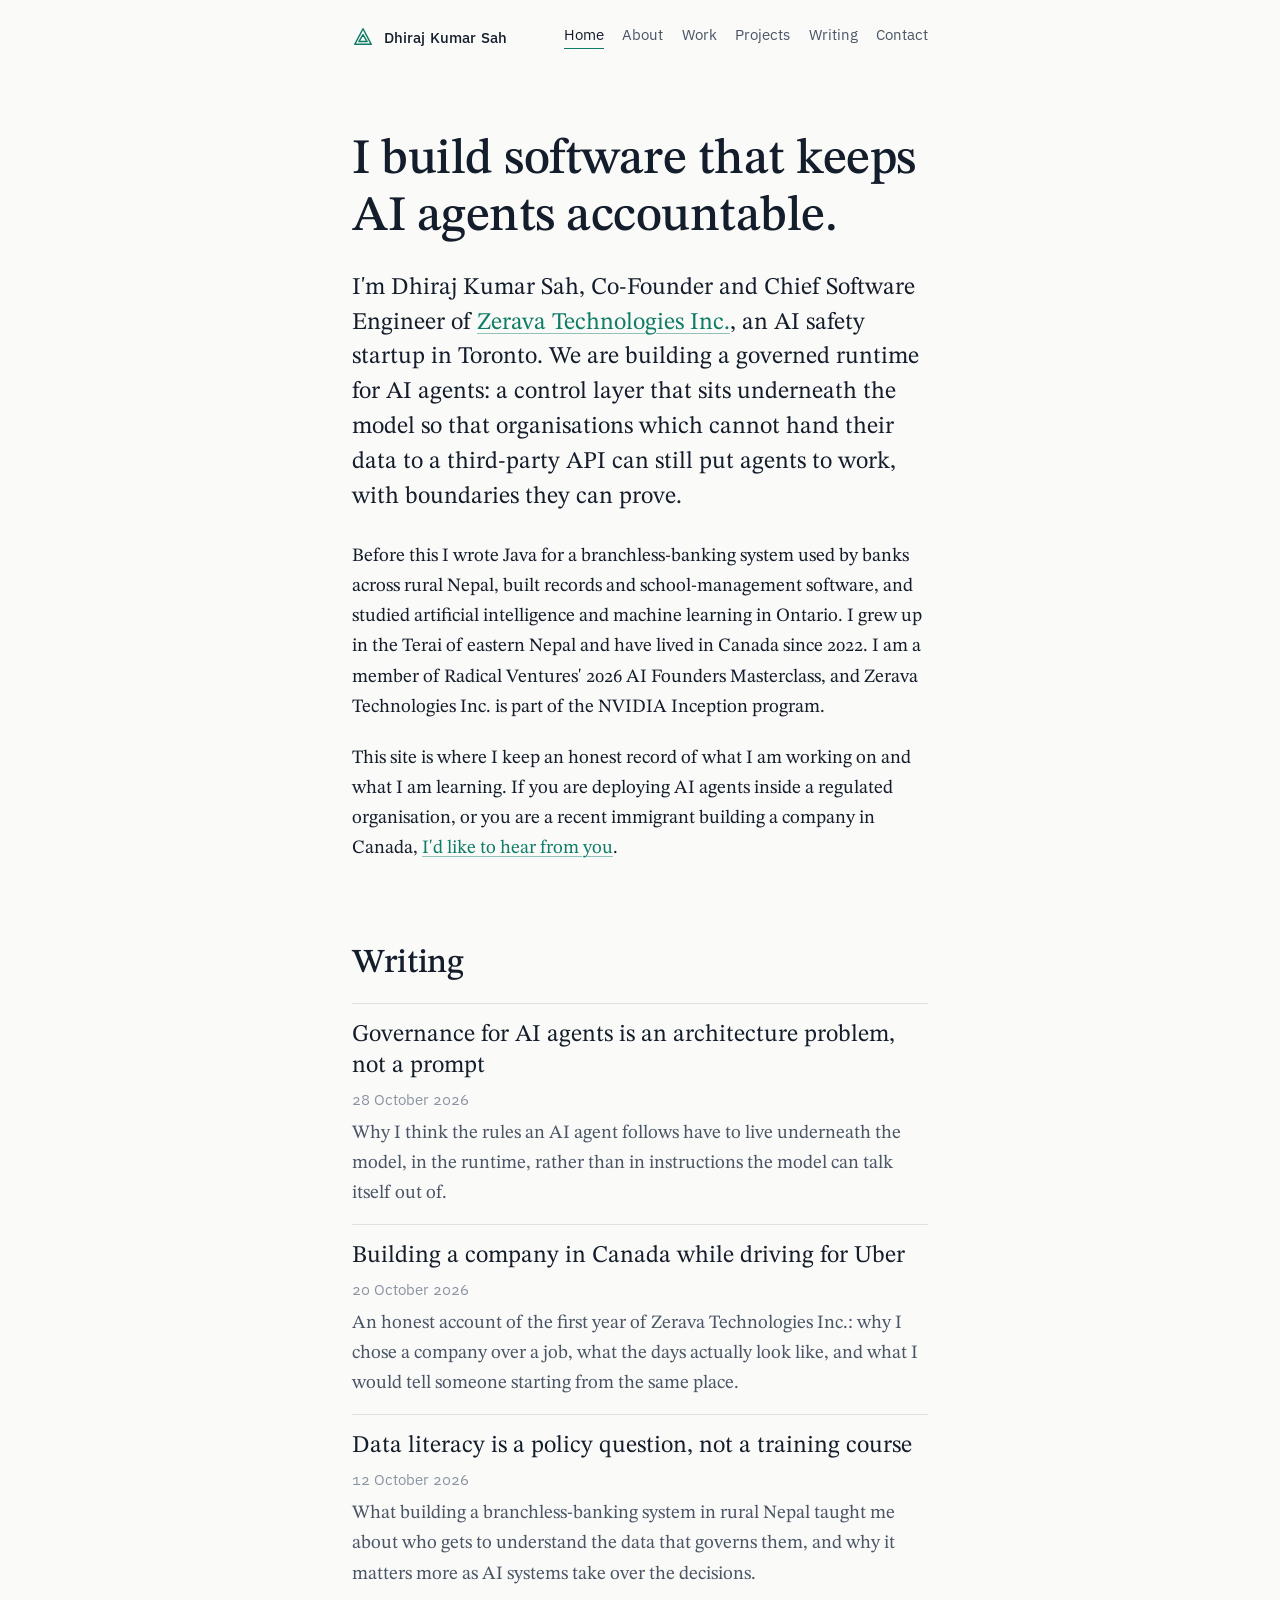
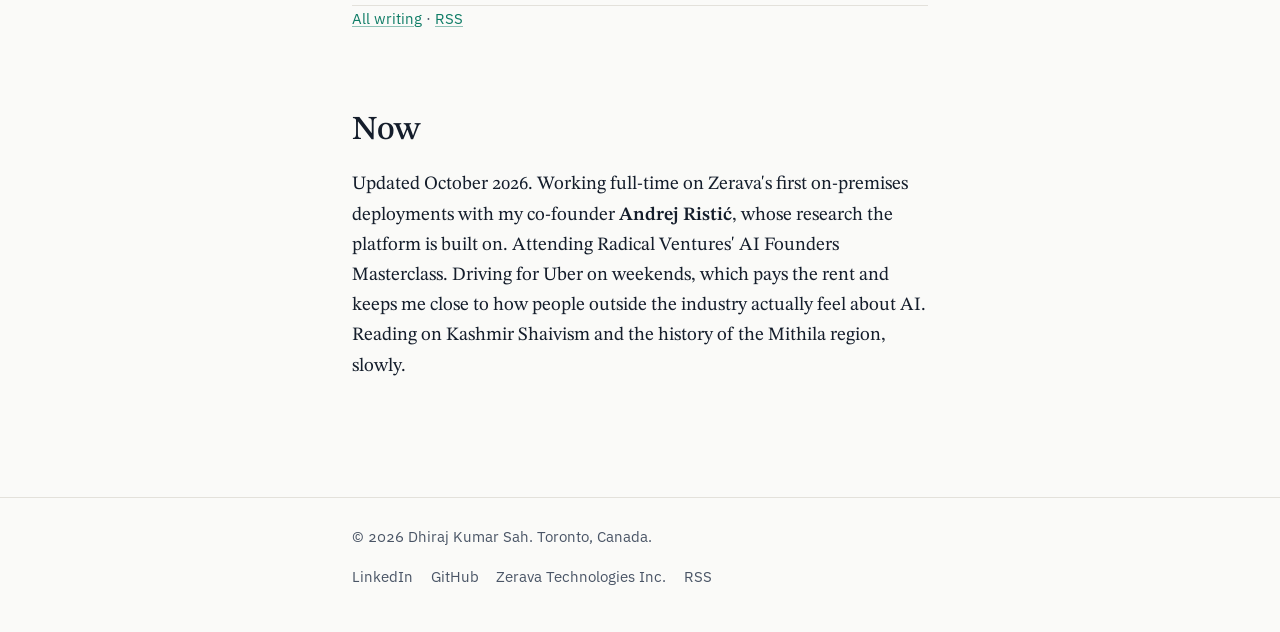
<file: index.html>
<!doctype html>
<html lang="en">
<head>
<meta charset="utf-8">
<meta name="viewport" content="width=device-width, initial-scale=1">
<title>Dhiraj Kumar Sah — Co-Founder &amp; Chief Software Engineer, Zerava Technologies Inc.</title>
<meta name="description" content="Dhiraj Kumar Sah is the Co-Founder and Chief Software Engineer of Zerava Technologies Inc., a Toronto AI safety startup building a governed runtime for AI agents. Software engineer, writer, and member of Radical Ventures&#x27; 2026 AI Founders Masterclass.">
<link rel="canonical" href="https://www.dhiraj-sah.com.np/">
<meta name="author" content="Dhiraj Kumar Sah">
<meta name="robots" content="index, follow, max-image-preview:large">
<meta property="og:type" content="website">
<meta property="og:site_name" content="Dhiraj Kumar Sah">
<meta property="og:title" content="Dhiraj Kumar Sah — Co-Founder &amp; Chief Software Engineer, Zerava Technologies Inc.">
<meta property="og:description" content="Dhiraj Kumar Sah is the Co-Founder and Chief Software Engineer of Zerava Technologies Inc., a Toronto AI safety startup building a governed runtime for AI agents. Software engineer, writer, and member of Radical Ventures&#x27; 2026 AI Founders Masterclass.">
<meta property="og:url" content="https://www.dhiraj-sah.com.np/">
<meta property="og:image" content="https://www.dhiraj-sah.com.np/assets/og-image.png">
<meta property="og:image:width" content="1200">
<meta property="og:image:height" content="630">
<meta property="og:image:alt" content="Dhiraj Kumar Sah — Co-Founder & Chief Software Engineer, Zerava Technologies Inc., Toronto">
<meta name="twitter:card" content="summary_large_image">
<meta name="twitter:title" content="Dhiraj Kumar Sah — Co-Founder &amp; Chief Software Engineer, Zerava Technologies Inc.">
<meta name="twitter:description" content="Dhiraj Kumar Sah is the Co-Founder and Chief Software Engineer of Zerava Technologies Inc., a Toronto AI safety startup building a governed runtime for AI agents. Software engineer, writer, and member of Radical Ventures&#x27; 2026 AI Founders Masterclass.">
<meta name="twitter:image" content="https://www.dhiraj-sah.com.np/assets/og-image.png">
<link rel="icon" href="/assets/favicon.svg" type="image/svg+xml">
<link rel="apple-touch-icon" href="/assets/apple-touch-icon.png">
<link rel="alternate" type="application/rss+xml" title="Dhiraj Kumar Sah — Writing" href="/feed.xml">
<link rel="preconnect" href="https://fonts.googleapis.com">
<link rel="preconnect" href="https://fonts.gstatic.com" crossorigin>
<link rel="stylesheet" href="https://fonts.googleapis.com/css2?family=IBM+Plex+Mono&family=IBM+Plex+Sans:wght@400;500&family=STIX+Two+Text:ital,wght@0,400;0,500;0,600;1,400&display=swap">
<link rel="stylesheet" href="/css/site.css">

<script type="application/ld+json">{"@context": "https://schema.org", "@type": "Person", "@id": "https://www.dhiraj-sah.com.np/#person", "name": "Dhiraj Kumar Sah", "alternateName": "Dhiraj Sah", "url": "https://www.dhiraj-sah.com.np/", "image": "https://www.dhiraj-sah.com.np/assets/dhiraj-kumar-sah.jpg", "jobTitle": "Co-Founder & Chief Software Engineer", "worksFor": {"@type": "Organization", "@id": "https://zeravatech.ca/#organization", "name": "Zerava Technologies Inc.", "url": "https://zeravatech.ca/"}, "homeLocation": {"@type": "Place", "name": "Toronto, Ontario, Canada"}, "nationality": {"@type": "Country", "name": "Nepal"}, "knowsLanguage": ["en", "ne", "mai"], "alumniOf": [{"@type": "CollegeOrUniversity", "name": "Lambton College", "description": "Postgraduate Diploma, Artificial Intelligence and Machine Learning"}, {"@type": "CollegeOrUniversity", "name": "Leeds Beckett University", "description": "BSc (Hons) Computing, studied at The British College, Kathmandu"}], "knowsAbout": ["AI safety", "AI agent governance", "multi-agent systems", "software engineering", "Java", "Python", "machine learning", "fintech software", "startups in Canada"], "sameAs": ["https://www.linkedin.com/in/dhirajsah", "https://github.com/dhirajsah26", "https://zeravatech.ca/"], "email": "mailto:dhiraj@zeravatech.ca"}</script>
<script type="application/ld+json">{"@context": "https://schema.org", "@type": "WebSite", "@id": "https://www.dhiraj-sah.com.np/#website", "url": "https://www.dhiraj-sah.com.np/", "name": "Dhiraj Kumar Sah", "publisher": {"@id": "https://www.dhiraj-sah.com.np/#person"}}</script>
</head>
<body>
<a class="skip" href="#main">Skip to content</a>
<header class="site-header">
  <div class="wrap">
    <a class="brand" href="/" aria-label="Dhiraj Kumar Sah, home"><svg viewBox="0 0 24 24" aria-hidden="true" focusable="false"><path class="mark-stroke" d="M12 3 21 20H3Z" fill="none" stroke-width="1.6" stroke-linejoin="round"/><path class="mark-stroke" d="M12 9.5 16.5 17h-9Z" fill="none" stroke-width="1.6" stroke-linejoin="round"/></svg><span>Dhiraj Kumar Sah</span></a>
    <nav class="site-nav" aria-label="Site">
      <ul>
        <li><a href="/" aria-current="page">Home</a></li>
        <li><a href="/about/">About</a></li>
        <li><a href="/work/">Work</a></li>
        <li><a href="/projects/">Projects</a></li>
        <li><a href="/writing/">Writing</a></li>
        <li><a href="/contact/">Contact</a></li>
      </ul>
    </nav>
  </div>
</header>
<main id="main">
  <div class="wrap">

<h1>I build software that keeps AI agents accountable.</h1>

<p class="lead">I'm Dhiraj Kumar Sah, Co-Founder and Chief Software Engineer of <a href="https://zeravatech.ca/">Zerava Technologies Inc.</a>, an AI safety startup in Toronto. We are building a governed runtime for AI agents: a control layer that sits underneath the model so that organisations which cannot hand their data to a third-party API can still put agents to work, with boundaries they can prove.</p>

<p>Before this I wrote Java for a branchless-banking system used by banks across rural Nepal, built records and school-management software, and studied artificial intelligence and machine learning in Ontario. I grew up in the Terai of eastern Nepal and have lived in Canada since 2022. I am a member of Radical Ventures' 2026 AI Founders Masterclass, and Zerava Technologies Inc. is part of the NVIDIA Inception program.</p>

<p>This site is where I keep an honest record of what I am working on and what I am learning. If you are deploying AI agents inside a regulated organisation, or you are a recent immigrant building a company in Canada, <a href="/contact/">I'd like to hear from you</a>.</p>

<h2>Writing</h2>
<ul class="posts">
  <li>
    <a href="/writing/governance-is-an-architecture-problem/">Governance for AI agents is an architecture problem, not a prompt</a>
    <div class="meta"><time datetime="2026-10-28">28 October 2026</time></div>
    <p>Why I think the rules an AI agent follows have to live underneath the model, in the runtime, rather than in instructions the model can talk itself out of.</p>
  </li>
  <li>
    <a href="/writing/building-a-company-in-canada-while-driving-for-uber/">Building a company in Canada while driving for Uber</a>
    <div class="meta"><time datetime="2026-10-20">20 October 2026</time></div>
    <p>An honest account of the first year of Zerava Technologies Inc.: why I chose a company over a job, what the days actually look like, and what I would tell someone starting from the same place.</p>
  </li>
  <li>
    <a href="/writing/data-literacy-is-a-policy-question/">Data literacy is a policy question, not a training course</a>
    <div class="meta"><time datetime="2026-10-12">12 October 2026</time></div>
    <p>What building a branchless-banking system in rural Nepal taught me about who gets to understand the data that governs them, and why it matters more as AI systems take over the decisions.</p>
  </li>
</ul>
<p class="small"><a href="/writing/">All writing</a> · <a href="/feed.xml">RSS</a></p>

<h2>Now</h2>
<p>Updated October 2026. Working full-time on Zerava's first on-premises deployments with my co-founder <strong>Andrej Ristić</strong>, whose research the platform is built on. Attending Radical Ventures' AI Founders Masterclass. Driving for Uber on weekends, which pays the rent and keeps me close to how people outside the industry actually feel about AI. Reading on Kashmir Shaivism and the history of the Mithila region, slowly.</p>
  </div>
</main>
<footer class="site-footer">
  <div class="wrap">
    <div>© 2026 Dhiraj Kumar Sah. Toronto, Canada.</div>
    <ul>
      <li><a href="https://www.linkedin.com/in/dhirajsah" rel="me">LinkedIn</a></li>
      <li><a href="https://github.com/dhirajsah26" rel="me">GitHub</a></li>
      <li><a href="https://zeravatech.ca/">Zerava Technologies Inc.</a></li>
      <li><a href="/feed.xml">RSS</a></li>
    </ul>
  </div>
</footer>
</body>
</html>
</file>
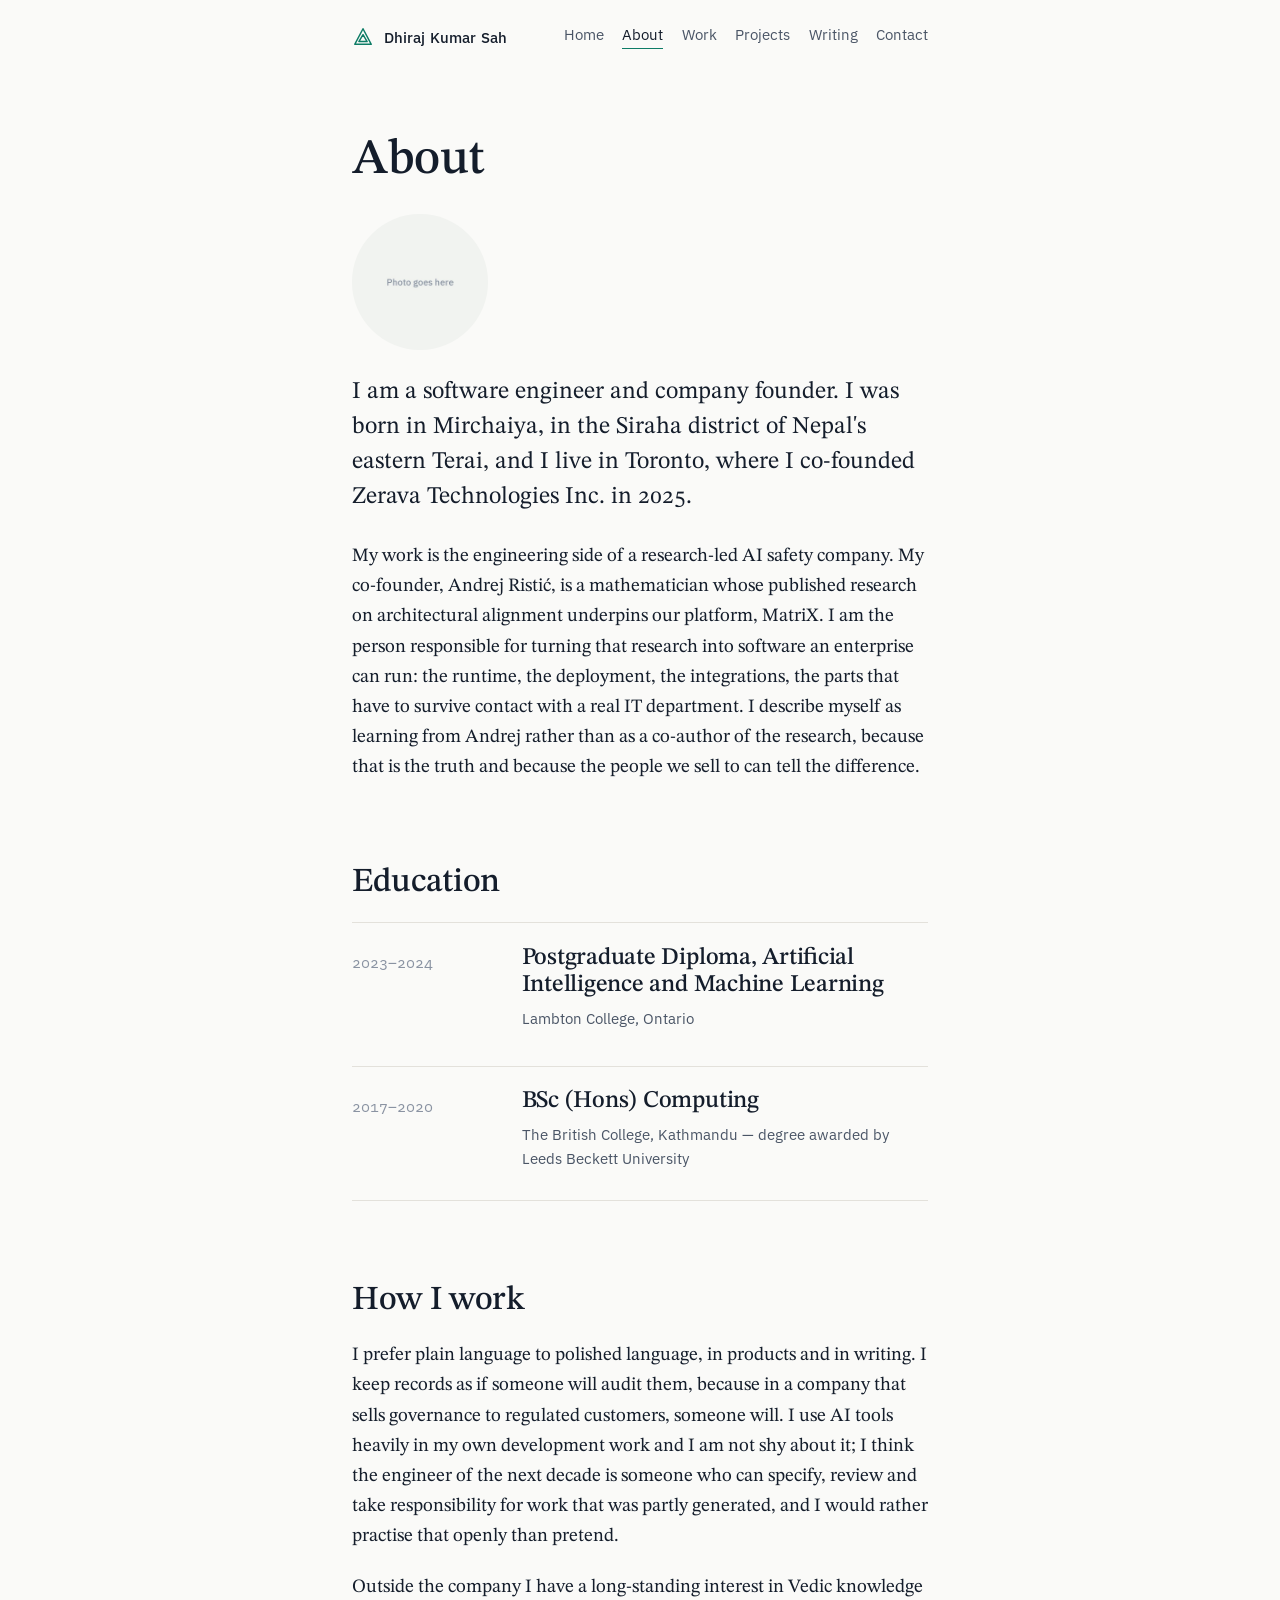
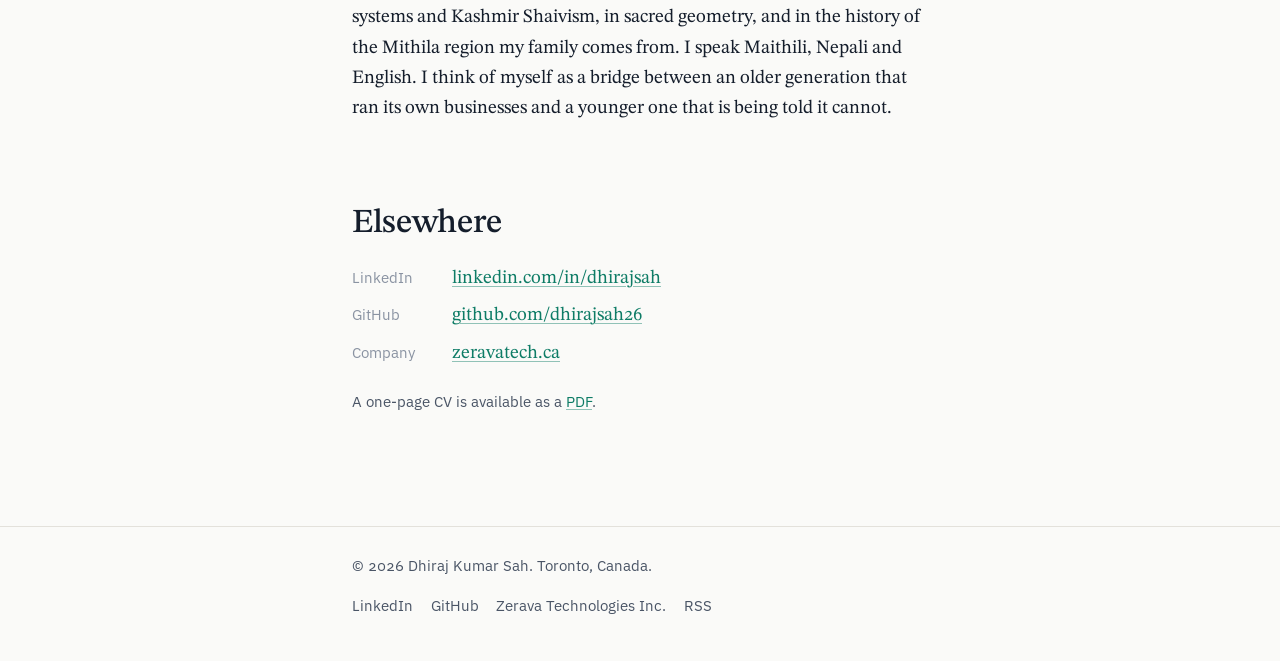
<file: about/index.html>
<!doctype html>
<html lang="en">
<head>
<meta charset="utf-8">
<meta name="viewport" content="width=device-width, initial-scale=1">
<title>About — Dhiraj Kumar Sah</title>
<meta name="description" content="Who Dhiraj Kumar Sah is: a software engineer from eastern Nepal, now in Toronto, co-founder of the AI safety startup Zerava Technologies Inc. Education, background, languages, and how he works.">
<link rel="canonical" href="https://www.dhiraj-sah.com.np/about/">
<meta name="author" content="Dhiraj Kumar Sah">
<meta name="robots" content="index, follow, max-image-preview:large">
<meta property="og:type" content="website">
<meta property="og:site_name" content="Dhiraj Kumar Sah">
<meta property="og:title" content="About — Dhiraj Kumar Sah">
<meta property="og:description" content="Who Dhiraj Kumar Sah is: a software engineer from eastern Nepal, now in Toronto, co-founder of the AI safety startup Zerava Technologies Inc. Education, background, languages, and how he works.">
<meta property="og:url" content="https://www.dhiraj-sah.com.np/about/">
<meta property="og:image" content="https://www.dhiraj-sah.com.np/assets/og-image.png">
<meta property="og:image:width" content="1200">
<meta property="og:image:height" content="630">
<meta property="og:image:alt" content="Dhiraj Kumar Sah — Co-Founder & Chief Software Engineer, Zerava Technologies Inc., Toronto">
<meta name="twitter:card" content="summary_large_image">
<meta name="twitter:title" content="About — Dhiraj Kumar Sah">
<meta name="twitter:description" content="Who Dhiraj Kumar Sah is: a software engineer from eastern Nepal, now in Toronto, co-founder of the AI safety startup Zerava Technologies Inc. Education, background, languages, and how he works.">
<meta name="twitter:image" content="https://www.dhiraj-sah.com.np/assets/og-image.png">
<link rel="icon" href="/assets/favicon.svg" type="image/svg+xml">
<link rel="apple-touch-icon" href="/assets/apple-touch-icon.png">
<link rel="alternate" type="application/rss+xml" title="Dhiraj Kumar Sah — Writing" href="/feed.xml">
<link rel="preconnect" href="https://fonts.googleapis.com">
<link rel="preconnect" href="https://fonts.gstatic.com" crossorigin>
<link rel="stylesheet" href="https://fonts.googleapis.com/css2?family=IBM+Plex+Mono&family=IBM+Plex+Sans:wght@400;500&family=STIX+Two+Text:ital,wght@0,400;0,500;0,600;1,400&display=swap">
<link rel="stylesheet" href="/css/site.css">

<script type="application/ld+json">{"@context": "https://schema.org", "@type": "Person", "@id": "https://www.dhiraj-sah.com.np/#person", "name": "Dhiraj Kumar Sah", "alternateName": "Dhiraj Sah", "url": "https://www.dhiraj-sah.com.np/", "image": "https://www.dhiraj-sah.com.np/assets/dhiraj-kumar-sah.jpg", "jobTitle": "Co-Founder & Chief Software Engineer", "worksFor": {"@type": "Organization", "@id": "https://zeravatech.ca/#organization", "name": "Zerava Technologies Inc.", "url": "https://zeravatech.ca/"}, "homeLocation": {"@type": "Place", "name": "Toronto, Ontario, Canada"}, "nationality": {"@type": "Country", "name": "Nepal"}, "knowsLanguage": ["en", "ne", "mai"], "alumniOf": [{"@type": "CollegeOrUniversity", "name": "Lambton College", "description": "Postgraduate Diploma, Artificial Intelligence and Machine Learning"}, {"@type": "CollegeOrUniversity", "name": "Leeds Beckett University", "description": "BSc (Hons) Computing, studied at The British College, Kathmandu"}], "knowsAbout": ["AI safety", "AI agent governance", "multi-agent systems", "software engineering", "Java", "Python", "machine learning", "fintech software", "startups in Canada"], "sameAs": ["https://www.linkedin.com/in/dhirajsah", "https://github.com/dhirajsah26", "https://zeravatech.ca/"], "email": "mailto:dhiraj@zeravatech.ca"}</script>
<script type="application/ld+json">{"@context": "https://schema.org", "@type": "AboutPage", "@id": "https://www.dhiraj-sah.com.np/about/#page", "url": "https://www.dhiraj-sah.com.np/about/", "mainEntity": {"@id": "https://www.dhiraj-sah.com.np/#person"}}</script>
</head>
<body>
<a class="skip" href="#main">Skip to content</a>
<header class="site-header">
  <div class="wrap">
    <a class="brand" href="/" aria-label="Dhiraj Kumar Sah, home"><svg viewBox="0 0 24 24" aria-hidden="true" focusable="false"><path class="mark-stroke" d="M12 3 21 20H3Z" fill="none" stroke-width="1.6" stroke-linejoin="round"/><path class="mark-stroke" d="M12 9.5 16.5 17h-9Z" fill="none" stroke-width="1.6" stroke-linejoin="round"/></svg><span>Dhiraj Kumar Sah</span></a>
    <nav class="site-nav" aria-label="Site">
      <ul>
        <li><a href="/">Home</a></li>
        <li><a href="/about/" aria-current="page">About</a></li>
        <li><a href="/work/">Work</a></li>
        <li><a href="/projects/">Projects</a></li>
        <li><a href="/writing/">Writing</a></li>
        <li><a href="/contact/">Contact</a></li>
      </ul>
    </nav>
  </div>
</header>
<main id="main">
  <div class="wrap">

<h1>About</h1>

<img class="portrait" src="/assets/dhiraj-kumar-sah.jpg" alt="Dhiraj Kumar Sah" width="136" height="136" loading="lazy">

<p class="lead">I am a software engineer and company founder. I was born in Mirchaiya, in the Siraha district of Nepal's eastern Terai, and I live in Toronto, where I co-founded Zerava Technologies Inc. in 2025.</p>

<p>My work is the engineering side of a research-led AI safety company. My co-founder, Andrej Ristić, is a mathematician whose published research on architectural alignment underpins our platform, MatriX. I am the person responsible for turning that research into software an enterprise can run: the runtime, the deployment, the integrations, the parts that have to survive contact with a real IT department. I describe myself as learning from Andrej rather than as a co-author of the research, because that is the truth and because the people we sell to can tell the difference.</p>

<h2>Education</h2>
<ul class="entries">
  <li class="entry">
    <div class="when">2023–2024</div>
    <div>
      <h3>Postgraduate Diploma, Artificial Intelligence and Machine Learning</h3>
      <div class="where">Lambton College, Ontario</div>
    </div>
  </li>
  <li class="entry">
    <div class="when">2017–2020</div>
    <div>
      <h3>BSc (Hons) Computing</h3>
      <div class="where">The British College, Kathmandu — degree awarded by Leeds Beckett University</div>
    </div>
  </li>
</ul>

<h2>How I work</h2>
<p>I prefer plain language to polished language, in products and in writing. I keep records as if someone will audit them, because in a company that sells governance to regulated customers, someone will. I use AI tools heavily in my own development work and I am not shy about it; I think the engineer of the next decade is someone who can specify, review and take responsibility for work that was partly generated, and I would rather practise that openly than pretend.</p>

<p>Outside the company I have a long-standing interest in Vedic knowledge systems and Kashmir Shaivism, in sacred geometry, and in the history of the Mithila region my family comes from. I speak Maithili, Nepali and English. I think of myself as a bridge between an older generation that ran its own businesses and a younger one that is being told it cannot.</p>

<h2>Elsewhere</h2>
<ul class="links">
  <li><span class="label">LinkedIn</span> <a href="https://www.linkedin.com/in/dhirajsah" rel="me">linkedin.com/in/dhirajsah</a></li>
  <li><span class="label">GitHub</span> <a href="https://github.com/dhirajsah26" rel="me">github.com/dhirajsah26</a></li>
  <li><span class="label">Company</span> <a href="https://zeravatech.ca/">zeravatech.ca</a></li>
</ul>

<p class="small">A one-page CV is available as a <a href="/assets/dhiraj-kumar-sah-cv.pdf">PDF</a>.</p>
  </div>
</main>
<footer class="site-footer">
  <div class="wrap">
    <div>© 2026 Dhiraj Kumar Sah. Toronto, Canada.</div>
    <ul>
      <li><a href="https://www.linkedin.com/in/dhirajsah" rel="me">LinkedIn</a></li>
      <li><a href="https://github.com/dhirajsah26" rel="me">GitHub</a></li>
      <li><a href="https://zeravatech.ca/">Zerava Technologies Inc.</a></li>
      <li><a href="/feed.xml">RSS</a></li>
    </ul>
  </div>
</footer>
</body>
</html>
</file>
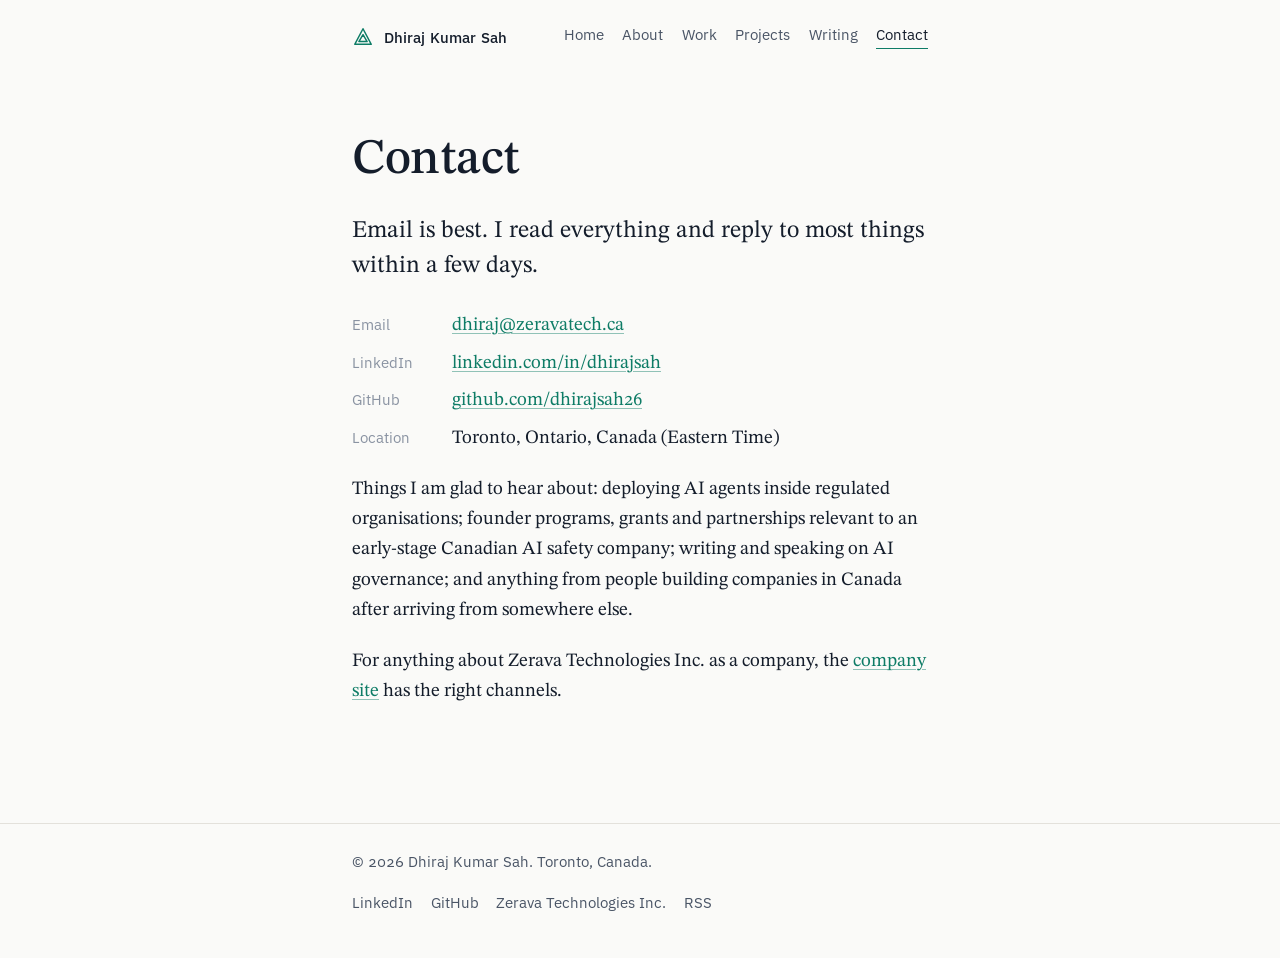
<file: contact/index.html>
<!doctype html>
<html lang="en">
<head>
<meta charset="utf-8">
<meta name="viewport" content="width=device-width, initial-scale=1">
<title>Contact — Dhiraj Kumar Sah</title>
<meta name="description" content="How to reach Dhiraj Kumar Sah: email, LinkedIn, GitHub. Based in Toronto, Canada.">
<link rel="canonical" href="https://www.dhiraj-sah.com.np/contact/">
<meta name="author" content="Dhiraj Kumar Sah">
<meta name="robots" content="index, follow, max-image-preview:large">
<meta property="og:type" content="website">
<meta property="og:site_name" content="Dhiraj Kumar Sah">
<meta property="og:title" content="Contact — Dhiraj Kumar Sah">
<meta property="og:description" content="How to reach Dhiraj Kumar Sah: email, LinkedIn, GitHub. Based in Toronto, Canada.">
<meta property="og:url" content="https://www.dhiraj-sah.com.np/contact/">
<meta property="og:image" content="https://www.dhiraj-sah.com.np/assets/og-image.png">
<meta property="og:image:width" content="1200">
<meta property="og:image:height" content="630">
<meta property="og:image:alt" content="Dhiraj Kumar Sah — Co-Founder & Chief Software Engineer, Zerava Technologies Inc., Toronto">
<meta name="twitter:card" content="summary_large_image">
<meta name="twitter:title" content="Contact — Dhiraj Kumar Sah">
<meta name="twitter:description" content="How to reach Dhiraj Kumar Sah: email, LinkedIn, GitHub. Based in Toronto, Canada.">
<meta name="twitter:image" content="https://www.dhiraj-sah.com.np/assets/og-image.png">
<link rel="icon" href="/assets/favicon.svg" type="image/svg+xml">
<link rel="apple-touch-icon" href="/assets/apple-touch-icon.png">
<link rel="alternate" type="application/rss+xml" title="Dhiraj Kumar Sah — Writing" href="/feed.xml">
<link rel="preconnect" href="https://fonts.googleapis.com">
<link rel="preconnect" href="https://fonts.gstatic.com" crossorigin>
<link rel="stylesheet" href="https://fonts.googleapis.com/css2?family=IBM+Plex+Mono&family=IBM+Plex+Sans:wght@400;500&family=STIX+Two+Text:ital,wght@0,400;0,500;0,600;1,400&display=swap">
<link rel="stylesheet" href="/css/site.css">

<script type="application/ld+json">{"@context": "https://schema.org", "@type": "Person", "@id": "https://www.dhiraj-sah.com.np/#person", "name": "Dhiraj Kumar Sah", "alternateName": "Dhiraj Sah", "url": "https://www.dhiraj-sah.com.np/", "image": "https://www.dhiraj-sah.com.np/assets/dhiraj-kumar-sah.jpg", "jobTitle": "Co-Founder & Chief Software Engineer", "worksFor": {"@type": "Organization", "@id": "https://zeravatech.ca/#organization", "name": "Zerava Technologies Inc.", "url": "https://zeravatech.ca/"}, "homeLocation": {"@type": "Place", "name": "Toronto, Ontario, Canada"}, "nationality": {"@type": "Country", "name": "Nepal"}, "knowsLanguage": ["en", "ne", "mai"], "alumniOf": [{"@type": "CollegeOrUniversity", "name": "Lambton College", "description": "Postgraduate Diploma, Artificial Intelligence and Machine Learning"}, {"@type": "CollegeOrUniversity", "name": "Leeds Beckett University", "description": "BSc (Hons) Computing, studied at The British College, Kathmandu"}], "knowsAbout": ["AI safety", "AI agent governance", "multi-agent systems", "software engineering", "Java", "Python", "machine learning", "fintech software", "startups in Canada"], "sameAs": ["https://www.linkedin.com/in/dhirajsah", "https://github.com/dhirajsah26", "https://zeravatech.ca/"], "email": "mailto:dhiraj@zeravatech.ca"}</script>
<script type="application/ld+json">{"@context": "https://schema.org", "@type": "ContactPage", "@id": "https://www.dhiraj-sah.com.np/contact/#page", "url": "https://www.dhiraj-sah.com.np/contact/", "mainEntity": {"@id": "https://www.dhiraj-sah.com.np/#person"}}</script>
</head>
<body>
<a class="skip" href="#main">Skip to content</a>
<header class="site-header">
  <div class="wrap">
    <a class="brand" href="/" aria-label="Dhiraj Kumar Sah, home"><svg viewBox="0 0 24 24" aria-hidden="true" focusable="false"><path class="mark-stroke" d="M12 3 21 20H3Z" fill="none" stroke-width="1.6" stroke-linejoin="round"/><path class="mark-stroke" d="M12 9.5 16.5 17h-9Z" fill="none" stroke-width="1.6" stroke-linejoin="round"/></svg><span>Dhiraj Kumar Sah</span></a>
    <nav class="site-nav" aria-label="Site">
      <ul>
        <li><a href="/">Home</a></li>
        <li><a href="/about/">About</a></li>
        <li><a href="/work/">Work</a></li>
        <li><a href="/projects/">Projects</a></li>
        <li><a href="/writing/">Writing</a></li>
        <li><a href="/contact/" aria-current="page">Contact</a></li>
      </ul>
    </nav>
  </div>
</header>
<main id="main">
  <div class="wrap">

<h1>Contact</h1>
<p class="lead">Email is best. I read everything and reply to most things within a few days.</p>
<ul class="links">
  <li><span class="label">Email</span> <a href="mailto:dhiraj@zeravatech.ca">dhiraj@zeravatech.ca</a></li>
  <li><span class="label">LinkedIn</span> <a href="https://www.linkedin.com/in/dhirajsah" rel="me">linkedin.com/in/dhirajsah</a></li>
  <li><span class="label">GitHub</span> <a href="https://github.com/dhirajsah26" rel="me">github.com/dhirajsah26</a></li>
  <li><span class="label">Location</span> Toronto, Ontario, Canada (Eastern Time)</li>
</ul>
<p>Things I am glad to hear about: deploying AI agents inside regulated organisations; founder programs, grants and partnerships relevant to an early-stage Canadian AI safety company; writing and speaking on AI governance; and anything from people building companies in Canada after arriving from somewhere else.</p>
<p>For anything about Zerava Technologies Inc. as a company, the <a href="https://zeravatech.ca/">company site</a> has the right channels.</p>
  </div>
</main>
<footer class="site-footer">
  <div class="wrap">
    <div>© 2026 Dhiraj Kumar Sah. Toronto, Canada.</div>
    <ul>
      <li><a href="https://www.linkedin.com/in/dhirajsah" rel="me">LinkedIn</a></li>
      <li><a href="https://github.com/dhirajsah26" rel="me">GitHub</a></li>
      <li><a href="https://zeravatech.ca/">Zerava Technologies Inc.</a></li>
      <li><a href="/feed.xml">RSS</a></li>
    </ul>
  </div>
</footer>
</body>
</html>
</file>
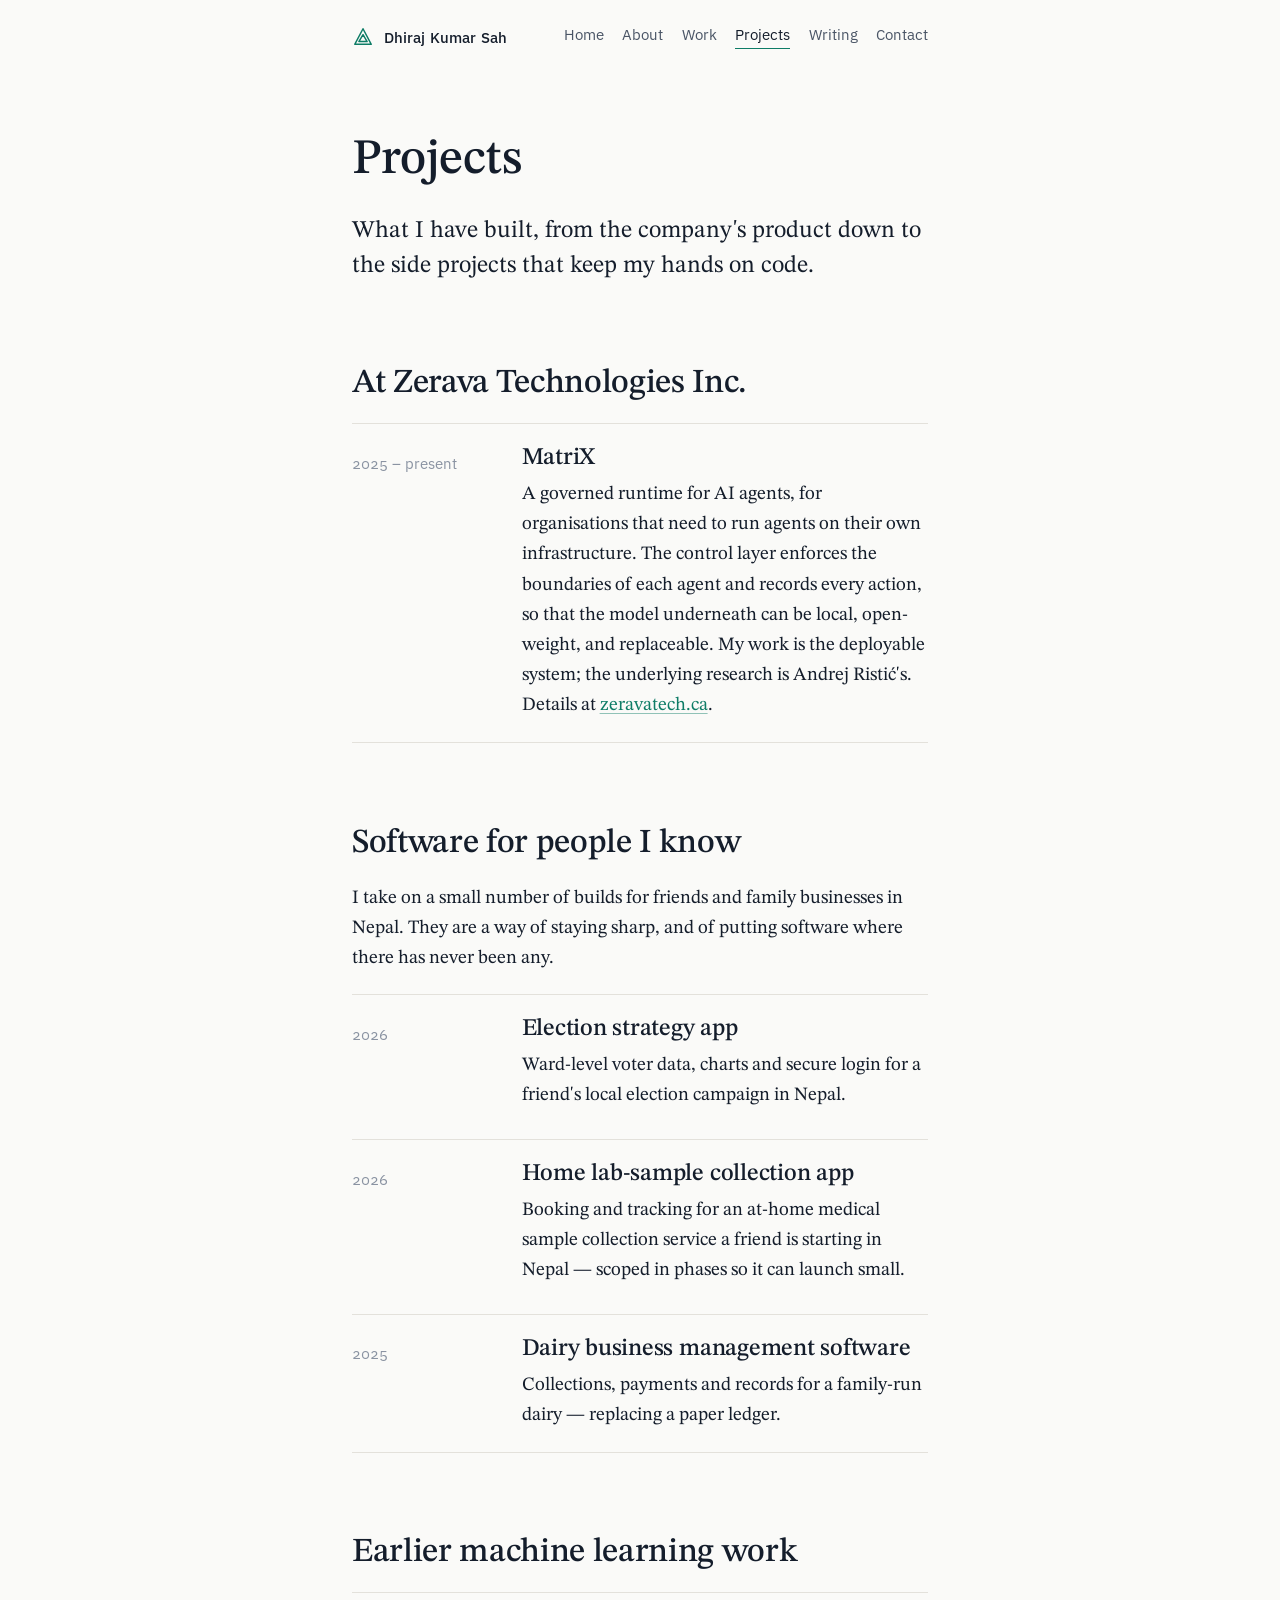
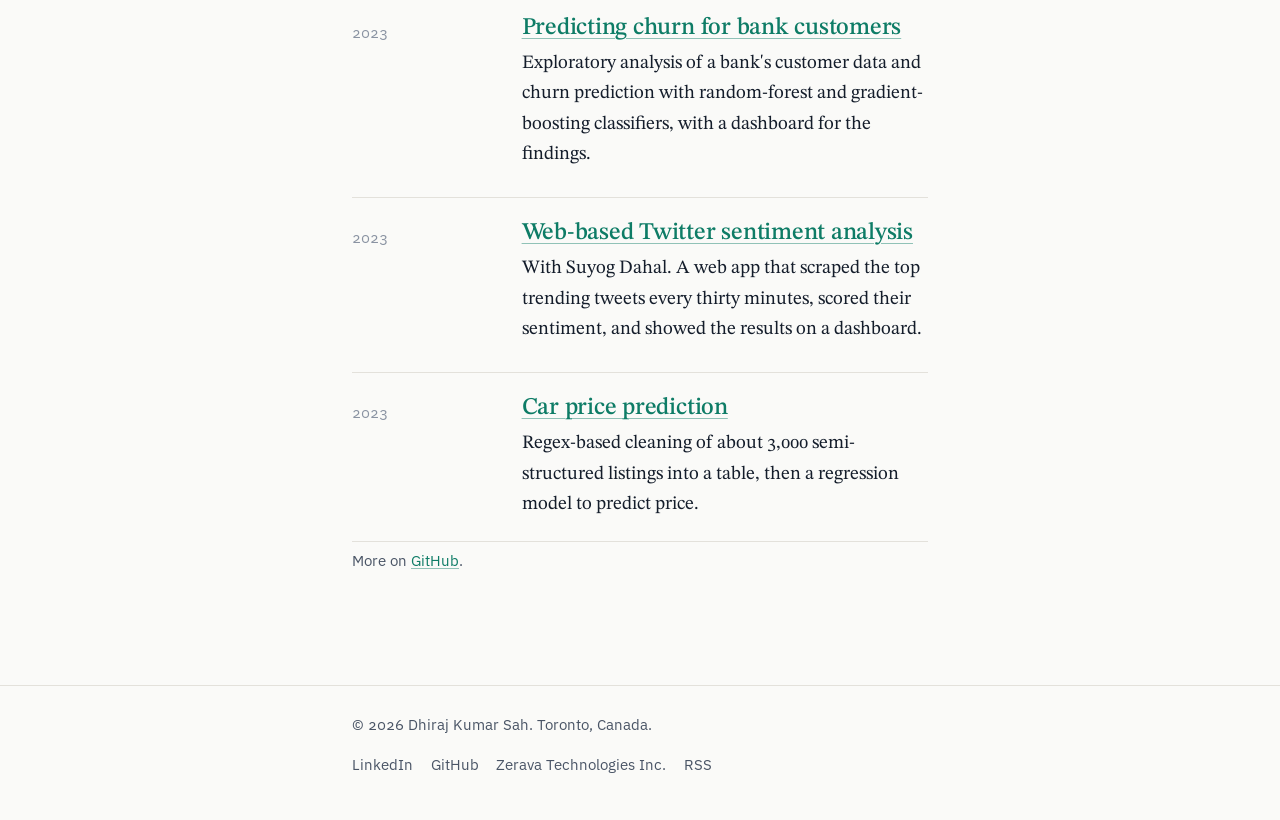
<file: projects/index.html>
<!doctype html>
<html lang="en">
<head>
<meta charset="utf-8">
<meta name="viewport" content="width=device-width, initial-scale=1">
<title>Projects — Dhiraj Kumar Sah</title>
<meta name="description" content="Software Dhiraj Kumar Sah has built: the MatriX governed agent runtime at Zerava Technologies Inc., an election-strategy app and a home lab-collection app for friends in Nepal, a dairy management system, and earlier machine learning projects.">
<link rel="canonical" href="https://www.dhiraj-sah.com.np/projects/">
<meta name="author" content="Dhiraj Kumar Sah">
<meta name="robots" content="index, follow, max-image-preview:large">
<meta property="og:type" content="website">
<meta property="og:site_name" content="Dhiraj Kumar Sah">
<meta property="og:title" content="Projects — Dhiraj Kumar Sah">
<meta property="og:description" content="Software Dhiraj Kumar Sah has built: the MatriX governed agent runtime at Zerava Technologies Inc., an election-strategy app and a home lab-collection app for friends in Nepal, a dairy management system, and earlier machine learning projects.">
<meta property="og:url" content="https://www.dhiraj-sah.com.np/projects/">
<meta property="og:image" content="https://www.dhiraj-sah.com.np/assets/og-image.png">
<meta property="og:image:width" content="1200">
<meta property="og:image:height" content="630">
<meta property="og:image:alt" content="Dhiraj Kumar Sah — Co-Founder & Chief Software Engineer, Zerava Technologies Inc., Toronto">
<meta name="twitter:card" content="summary_large_image">
<meta name="twitter:title" content="Projects — Dhiraj Kumar Sah">
<meta name="twitter:description" content="Software Dhiraj Kumar Sah has built: the MatriX governed agent runtime at Zerava Technologies Inc., an election-strategy app and a home lab-collection app for friends in Nepal, a dairy management system, and earlier machine learning projects.">
<meta name="twitter:image" content="https://www.dhiraj-sah.com.np/assets/og-image.png">
<link rel="icon" href="/assets/favicon.svg" type="image/svg+xml">
<link rel="apple-touch-icon" href="/assets/apple-touch-icon.png">
<link rel="alternate" type="application/rss+xml" title="Dhiraj Kumar Sah — Writing" href="/feed.xml">
<link rel="preconnect" href="https://fonts.googleapis.com">
<link rel="preconnect" href="https://fonts.gstatic.com" crossorigin>
<link rel="stylesheet" href="https://fonts.googleapis.com/css2?family=IBM+Plex+Mono&family=IBM+Plex+Sans:wght@400;500&family=STIX+Two+Text:ital,wght@0,400;0,500;0,600;1,400&display=swap">
<link rel="stylesheet" href="/css/site.css">

<script type="application/ld+json">{"@context": "https://schema.org", "@type": "Person", "@id": "https://www.dhiraj-sah.com.np/#person", "name": "Dhiraj Kumar Sah", "alternateName": "Dhiraj Sah", "url": "https://www.dhiraj-sah.com.np/", "image": "https://www.dhiraj-sah.com.np/assets/dhiraj-kumar-sah.jpg", "jobTitle": "Co-Founder & Chief Software Engineer", "worksFor": {"@type": "Organization", "@id": "https://zeravatech.ca/#organization", "name": "Zerava Technologies Inc.", "url": "https://zeravatech.ca/"}, "homeLocation": {"@type": "Place", "name": "Toronto, Ontario, Canada"}, "nationality": {"@type": "Country", "name": "Nepal"}, "knowsLanguage": ["en", "ne", "mai"], "alumniOf": [{"@type": "CollegeOrUniversity", "name": "Lambton College", "description": "Postgraduate Diploma, Artificial Intelligence and Machine Learning"}, {"@type": "CollegeOrUniversity", "name": "Leeds Beckett University", "description": "BSc (Hons) Computing, studied at The British College, Kathmandu"}], "knowsAbout": ["AI safety", "AI agent governance", "multi-agent systems", "software engineering", "Java", "Python", "machine learning", "fintech software", "startups in Canada"], "sameAs": ["https://www.linkedin.com/in/dhirajsah", "https://github.com/dhirajsah26", "https://zeravatech.ca/"], "email": "mailto:dhiraj@zeravatech.ca"}</script>
</head>
<body>
<a class="skip" href="#main">Skip to content</a>
<header class="site-header">
  <div class="wrap">
    <a class="brand" href="/" aria-label="Dhiraj Kumar Sah, home"><svg viewBox="0 0 24 24" aria-hidden="true" focusable="false"><path class="mark-stroke" d="M12 3 21 20H3Z" fill="none" stroke-width="1.6" stroke-linejoin="round"/><path class="mark-stroke" d="M12 9.5 16.5 17h-9Z" fill="none" stroke-width="1.6" stroke-linejoin="round"/></svg><span>Dhiraj Kumar Sah</span></a>
    <nav class="site-nav" aria-label="Site">
      <ul>
        <li><a href="/">Home</a></li>
        <li><a href="/about/">About</a></li>
        <li><a href="/work/">Work</a></li>
        <li><a href="/projects/" aria-current="page">Projects</a></li>
        <li><a href="/writing/">Writing</a></li>
        <li><a href="/contact/">Contact</a></li>
      </ul>
    </nav>
  </div>
</header>
<main id="main">
  <div class="wrap">

<h1>Projects</h1>
<p class="lead">What I have built, from the company's product down to the side projects that keep my hands on code.</p>

<h2>At Zerava Technologies Inc.</h2>
<ul class="entries">
  <li class="entry">
    <div class="when">2025 – present</div>
    <div>
      <h3>MatriX</h3>
      <p>A governed runtime for AI agents, for organisations that need to run agents on their own infrastructure. The control layer enforces the boundaries of each agent and records every action, so that the model underneath can be local, open-weight, and replaceable. My work is the deployable system; the underlying research is Andrej Ristić's. Details at <a href="https://zeravatech.ca/">zeravatech.ca</a>.</p>
    </div>
  </li>
</ul>

<h2>Software for people I know</h2>
<p>I take on a small number of builds for friends and family businesses in Nepal. They are a way of staying sharp, and of putting software where there has never been any.</p>
<ul class="entries">
  <li class="entry">
    <div class="when">2026</div>
    <div>
      <h3>Election strategy app</h3>
      <p>Ward-level voter data, charts and secure login for a friend's local election campaign in Nepal.</p>
    </div>
  </li>
  <li class="entry">
    <div class="when">2026</div>
    <div>
      <h3>Home lab-sample collection app</h3>
      <p>Booking and tracking for an at-home medical sample collection service a friend is starting in Nepal — scoped in phases so it can launch small.</p>
    </div>
  </li>
  <li class="entry">
    <div class="when">2025</div>
    <div>
      <h3>Dairy business management software</h3>
      <p>Collections, payments and records for a family-run dairy — replacing a paper ledger.</p>
    </div>
  </li>
</ul>

<h2>Earlier machine learning work</h2>
<ul class="entries">
  <li class="entry">
    <div class="when">2023</div>
    <div>
      <h3><a href="https://dhirajsah26.github.io/predicting_churn_for_bank_customers/">Predicting churn for bank customers</a></h3>
      <p>Exploratory analysis of a bank's customer data and churn prediction with random-forest and gradient-boosting classifiers, with a dashboard for the findings.</p>
    </div>
  </li>
  <li class="entry">
    <div class="when">2023</div>
    <div>
      <h3><a href="https://github.com/suyogxda/twitter-sentiment-backend">Web-based Twitter sentiment analysis</a></h3>
      <p>With Suyog Dahal. A web app that scraped the top trending tweets every thirty minutes, scored their sentiment, and showed the results on a dashboard.</p>
    </div>
  </li>
  <li class="entry">
    <div class="when">2023</div>
    <div>
      <h3><a href="https://github.com/dhirajsah26/Car-Price-Prediction/blob/main/Car%20Price%20Prediction.ipynb">Car price prediction</a></h3>
      <p>Regex-based cleaning of about 3,000 semi-structured listings into a table, then a regression model to predict price.</p>
    </div>
  </li>
</ul>

<p class="small">More on <a href="https://github.com/dhirajsah26">GitHub</a>.</p>
  </div>
</main>
<footer class="site-footer">
  <div class="wrap">
    <div>© 2026 Dhiraj Kumar Sah. Toronto, Canada.</div>
    <ul>
      <li><a href="https://www.linkedin.com/in/dhirajsah" rel="me">LinkedIn</a></li>
      <li><a href="https://github.com/dhirajsah26" rel="me">GitHub</a></li>
      <li><a href="https://zeravatech.ca/">Zerava Technologies Inc.</a></li>
      <li><a href="/feed.xml">RSS</a></li>
    </ul>
  </div>
</footer>
</body>
</html>
</file>
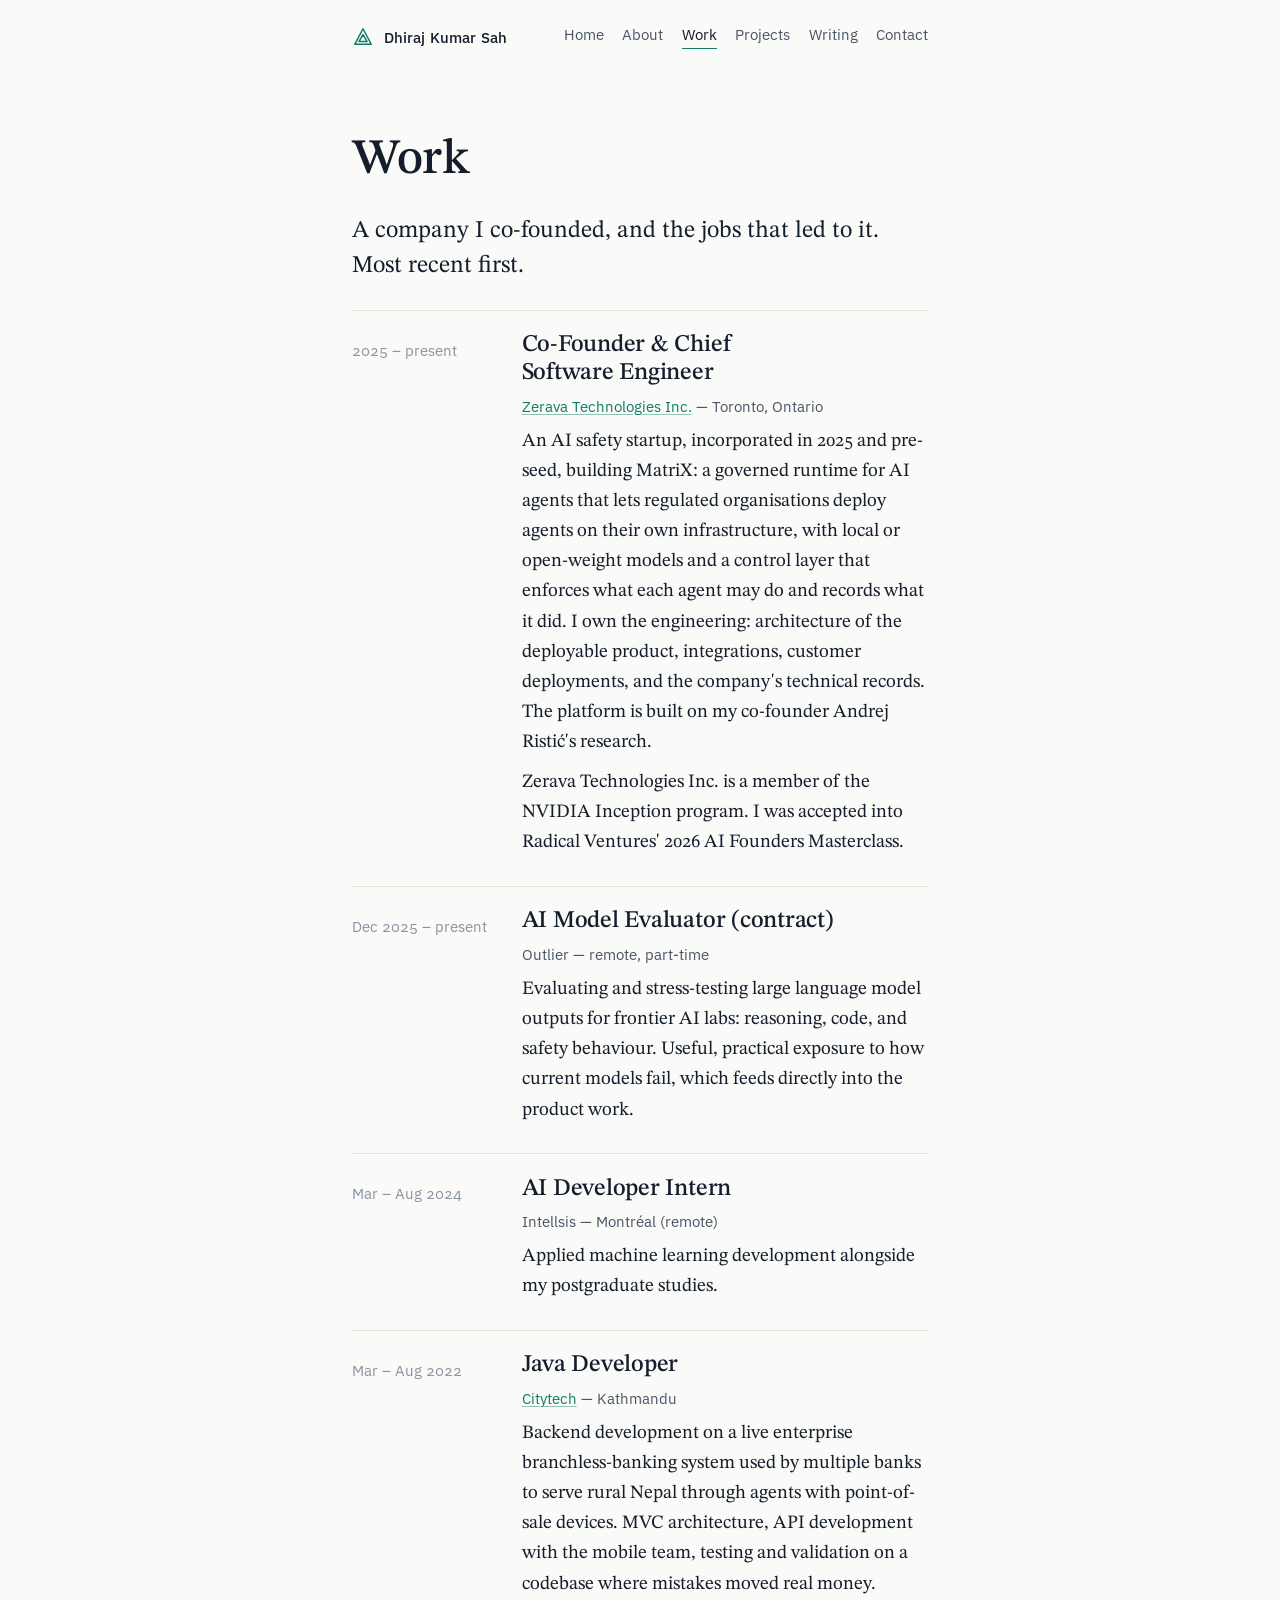
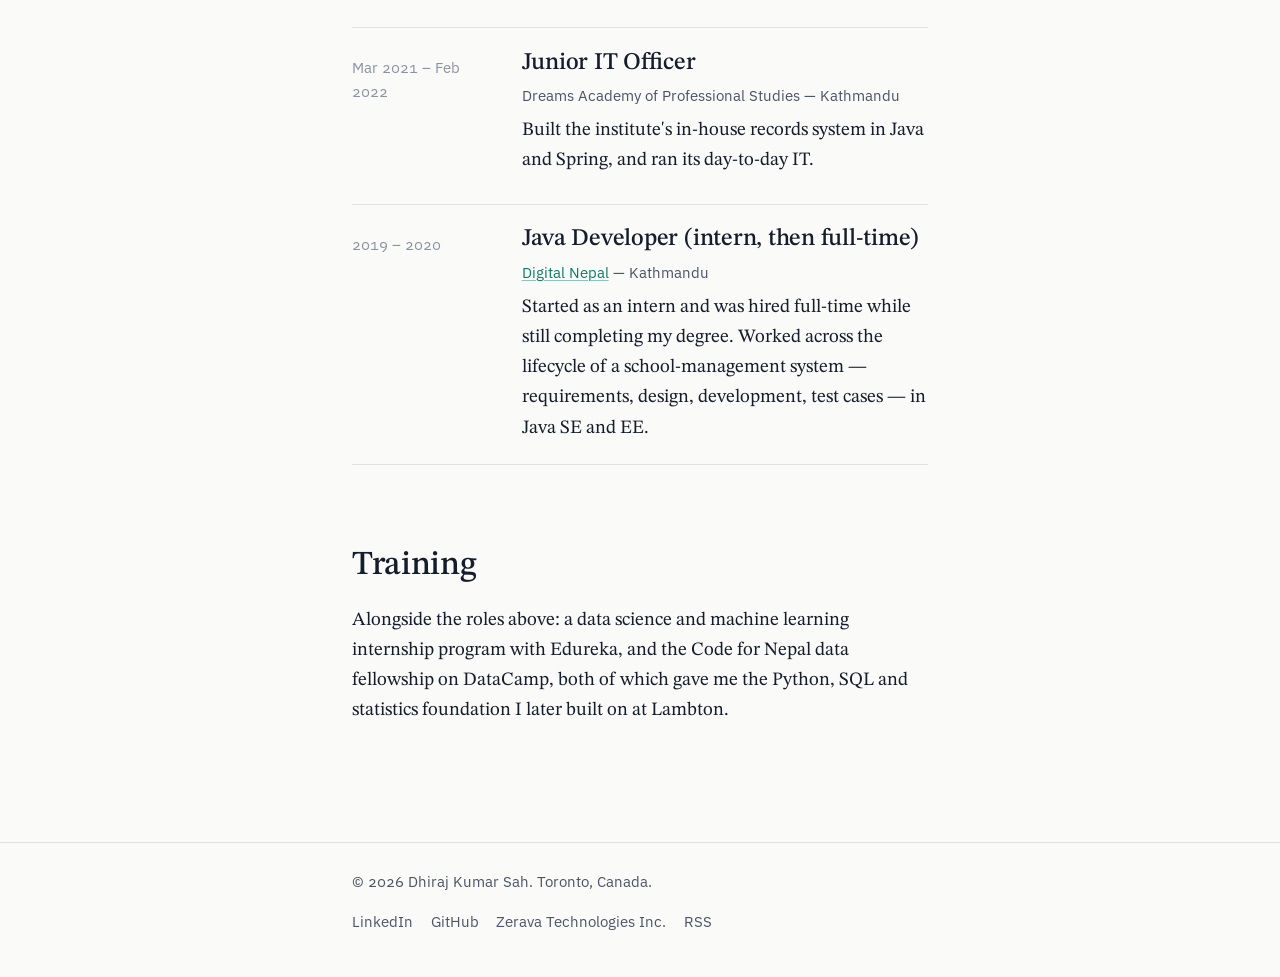
<file: work/index.html>
<!doctype html>
<html lang="en">
<head>
<meta charset="utf-8">
<meta name="viewport" content="width=device-width, initial-scale=1">
<title>Work — Dhiraj Kumar Sah</title>
<meta name="description" content="Dhiraj Kumar Sah&#x27;s career: co-founder of Zerava Technologies Inc. (Toronto, 2025–), AI model evaluation for Outlier, AI developer internship at Intellsis, and Java development on fintech and education systems in Nepal at Citytech, Dreams Academy and Digital Nepal.">
<link rel="canonical" href="https://www.dhiraj-sah.com.np/work/">
<meta name="author" content="Dhiraj Kumar Sah">
<meta name="robots" content="index, follow, max-image-preview:large">
<meta property="og:type" content="website">
<meta property="og:site_name" content="Dhiraj Kumar Sah">
<meta property="og:title" content="Work — Dhiraj Kumar Sah">
<meta property="og:description" content="Dhiraj Kumar Sah&#x27;s career: co-founder of Zerava Technologies Inc. (Toronto, 2025–), AI model evaluation for Outlier, AI developer internship at Intellsis, and Java development on fintech and education systems in Nepal at Citytech, Dreams Academy and Digital Nepal.">
<meta property="og:url" content="https://www.dhiraj-sah.com.np/work/">
<meta property="og:image" content="https://www.dhiraj-sah.com.np/assets/og-image.png">
<meta property="og:image:width" content="1200">
<meta property="og:image:height" content="630">
<meta property="og:image:alt" content="Dhiraj Kumar Sah — Co-Founder & Chief Software Engineer, Zerava Technologies Inc., Toronto">
<meta name="twitter:card" content="summary_large_image">
<meta name="twitter:title" content="Work — Dhiraj Kumar Sah">
<meta name="twitter:description" content="Dhiraj Kumar Sah&#x27;s career: co-founder of Zerava Technologies Inc. (Toronto, 2025–), AI model evaluation for Outlier, AI developer internship at Intellsis, and Java development on fintech and education systems in Nepal at Citytech, Dreams Academy and Digital Nepal.">
<meta name="twitter:image" content="https://www.dhiraj-sah.com.np/assets/og-image.png">
<link rel="icon" href="/assets/favicon.svg" type="image/svg+xml">
<link rel="apple-touch-icon" href="/assets/apple-touch-icon.png">
<link rel="alternate" type="application/rss+xml" title="Dhiraj Kumar Sah — Writing" href="/feed.xml">
<link rel="preconnect" href="https://fonts.googleapis.com">
<link rel="preconnect" href="https://fonts.gstatic.com" crossorigin>
<link rel="stylesheet" href="https://fonts.googleapis.com/css2?family=IBM+Plex+Mono&family=IBM+Plex+Sans:wght@400;500&family=STIX+Two+Text:ital,wght@0,400;0,500;0,600;1,400&display=swap">
<link rel="stylesheet" href="/css/site.css">

<script type="application/ld+json">{"@context": "https://schema.org", "@type": "Person", "@id": "https://www.dhiraj-sah.com.np/#person", "name": "Dhiraj Kumar Sah", "alternateName": "Dhiraj Sah", "url": "https://www.dhiraj-sah.com.np/", "image": "https://www.dhiraj-sah.com.np/assets/dhiraj-kumar-sah.jpg", "jobTitle": "Co-Founder & Chief Software Engineer", "worksFor": {"@type": "Organization", "@id": "https://zeravatech.ca/#organization", "name": "Zerava Technologies Inc.", "url": "https://zeravatech.ca/"}, "homeLocation": {"@type": "Place", "name": "Toronto, Ontario, Canada"}, "nationality": {"@type": "Country", "name": "Nepal"}, "knowsLanguage": ["en", "ne", "mai"], "alumniOf": [{"@type": "CollegeOrUniversity", "name": "Lambton College", "description": "Postgraduate Diploma, Artificial Intelligence and Machine Learning"}, {"@type": "CollegeOrUniversity", "name": "Leeds Beckett University", "description": "BSc (Hons) Computing, studied at The British College, Kathmandu"}], "knowsAbout": ["AI safety", "AI agent governance", "multi-agent systems", "software engineering", "Java", "Python", "machine learning", "fintech software", "startups in Canada"], "sameAs": ["https://www.linkedin.com/in/dhirajsah", "https://github.com/dhirajsah26", "https://zeravatech.ca/"], "email": "mailto:dhiraj@zeravatech.ca"}</script>
</head>
<body>
<a class="skip" href="#main">Skip to content</a>
<header class="site-header">
  <div class="wrap">
    <a class="brand" href="/" aria-label="Dhiraj Kumar Sah, home"><svg viewBox="0 0 24 24" aria-hidden="true" focusable="false"><path class="mark-stroke" d="M12 3 21 20H3Z" fill="none" stroke-width="1.6" stroke-linejoin="round"/><path class="mark-stroke" d="M12 9.5 16.5 17h-9Z" fill="none" stroke-width="1.6" stroke-linejoin="round"/></svg><span>Dhiraj Kumar Sah</span></a>
    <nav class="site-nav" aria-label="Site">
      <ul>
        <li><a href="/">Home</a></li>
        <li><a href="/about/">About</a></li>
        <li><a href="/work/" aria-current="page">Work</a></li>
        <li><a href="/projects/">Projects</a></li>
        <li><a href="/writing/">Writing</a></li>
        <li><a href="/contact/">Contact</a></li>
      </ul>
    </nav>
  </div>
</header>
<main id="main">
  <div class="wrap">

<h1>Work</h1>
<p class="lead">A company I co-founded, and the jobs that led to it. Most recent first.</p>

<ul class="entries">
  <li class="entry">
    <div class="when">2025 – present</div>
    <div>
      <h3>Co-Founder &amp; Chief Software Engineer</h3>
      <div class="where"><a href="https://zeravatech.ca/">Zerava Technologies Inc.</a> — Toronto, Ontario</div>
      <p>An AI safety startup, incorporated in 2025 and pre-seed, building MatriX: a governed runtime for AI agents that lets regulated organisations deploy agents on their own infrastructure, with local or open-weight models and a control layer that enforces what each agent may do and records what it did. I own the engineering: architecture of the deployable product, integrations, customer deployments, and the company's technical records. The platform is built on my co-founder Andrej Ristić's research.</p>
      <p>Zerava Technologies Inc. is a member of the NVIDIA Inception program. I was accepted into Radical Ventures' 2026 AI Founders Masterclass.</p>
    </div>
  </li>
  <li class="entry">
    <div class="when">Dec 2025 – present</div>
    <div>
      <h3>AI Model Evaluator (contract)</h3>
      <div class="where">Outlier — remote, part-time</div>
      <p>Evaluating and stress-testing large language model outputs for frontier AI labs: reasoning, code, and safety behaviour. Useful, practical exposure to how current models fail, which feeds directly into the product work.</p>
    </div>
  </li>
  <li class="entry">
    <div class="when">Mar – Aug 2024</div>
    <div>
      <h3>AI Developer Intern</h3>
      <div class="where">Intellsis — Montréal (remote)</div>
      <p>Applied machine learning development alongside my postgraduate studies.</p>
    </div>
  </li>
  <li class="entry">
    <div class="when">Mar – Aug 2022</div>
    <div>
      <h3>Java Developer</h3>
      <div class="where"><a href="https://citytech.global/">Citytech</a> — Kathmandu</div>
      <p>Backend development on a live enterprise branchless-banking system used by multiple banks to serve rural Nepal through agents with point-of-sale devices. MVC architecture, API development with the mobile team, testing and validation on a codebase where mistakes moved real money.</p>
    </div>
  </li>
  <li class="entry">
    <div class="when">Mar 2021 – Feb 2022</div>
    <div>
      <h3>Junior IT Officer</h3>
      <div class="where">Dreams Academy of Professional Studies — Kathmandu</div>
      <p>Built the institute's in-house records system in Java and Spring, and ran its day-to-day IT.</p>
    </div>
  </li>
  <li class="entry">
    <div class="when">2019 – 2020</div>
    <div>
      <h3>Java Developer (intern, then full-time)</h3>
      <div class="where"><a href="https://edigitalnepal.com/">Digital Nepal</a> — Kathmandu</div>
      <p>Started as an intern and was hired full-time while still completing my degree. Worked across the lifecycle of a school-management system — requirements, design, development, test cases — in Java SE and EE.</p>
    </div>
  </li>
</ul>

<h2>Training</h2>
<p>Alongside the roles above: a data science and machine learning internship program with Edureka, and the Code for Nepal data fellowship on DataCamp, both of which gave me the Python, SQL and statistics foundation I later built on at Lambton.</p>
  </div>
</main>
<footer class="site-footer">
  <div class="wrap">
    <div>© 2026 Dhiraj Kumar Sah. Toronto, Canada.</div>
    <ul>
      <li><a href="https://www.linkedin.com/in/dhirajsah" rel="me">LinkedIn</a></li>
      <li><a href="https://github.com/dhirajsah26" rel="me">GitHub</a></li>
      <li><a href="https://zeravatech.ca/">Zerava Technologies Inc.</a></li>
      <li><a href="/feed.xml">RSS</a></li>
    </ul>
  </div>
</footer>
</body>
</html>
</file>
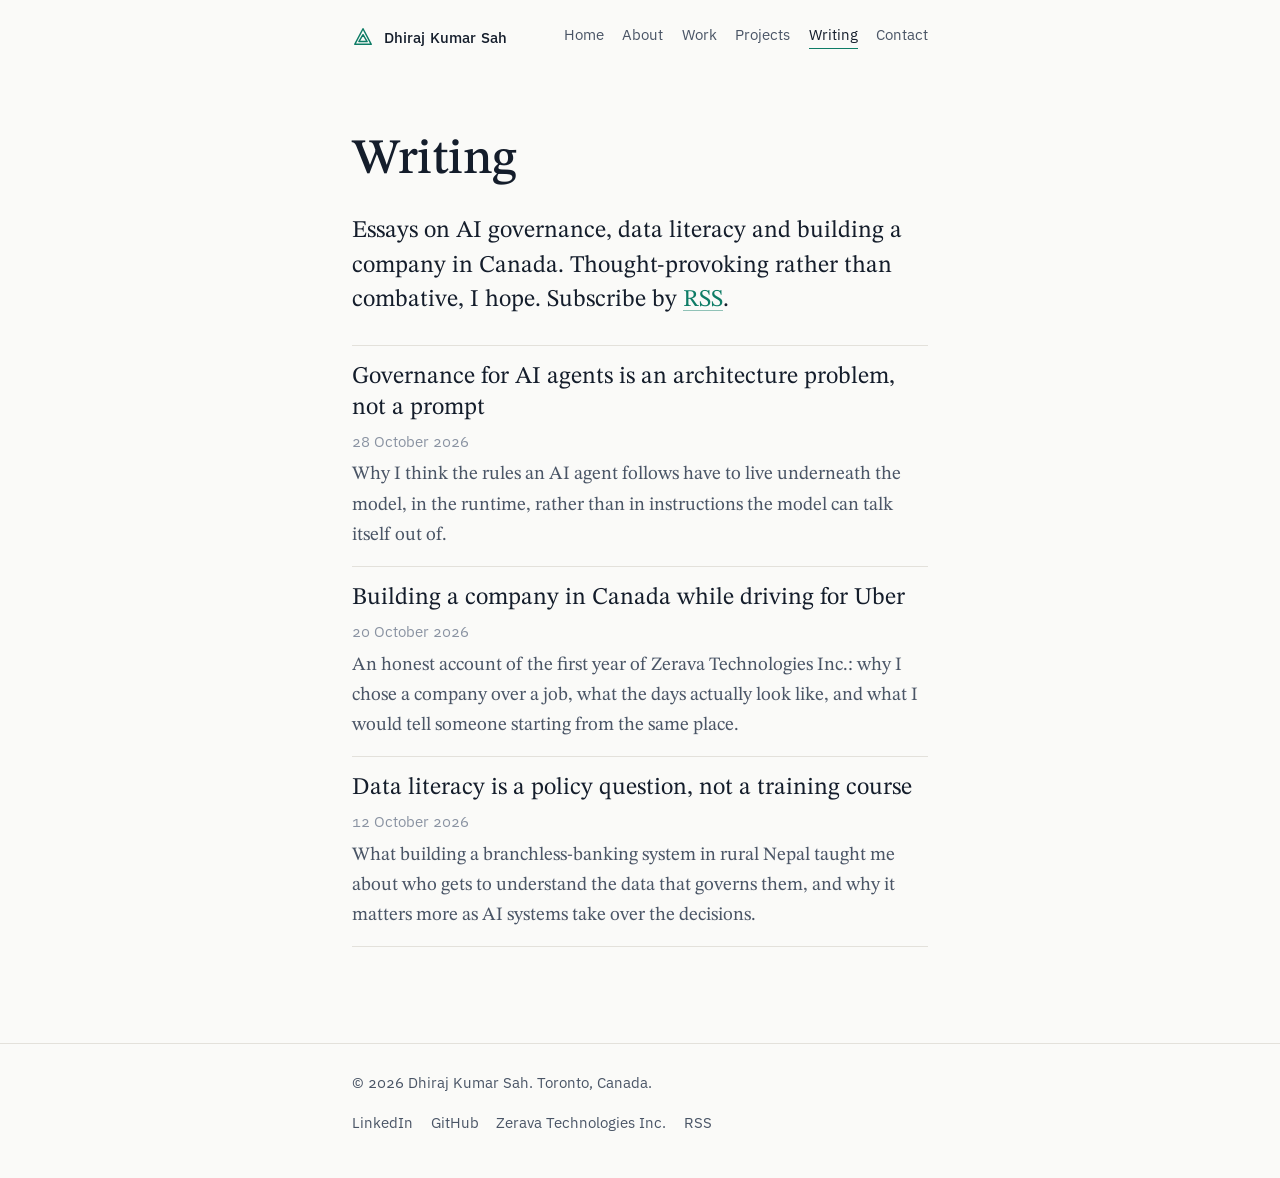
<file: writing/index.html>
<!doctype html>
<html lang="en">
<head>
<meta charset="utf-8">
<meta name="viewport" content="width=device-width, initial-scale=1">
<title>Writing — Dhiraj Kumar Sah</title>
<meta name="description" content="Essays by Dhiraj Kumar Sah on AI agent governance, building a startup in Canada as a recent immigrant, and data literacy as a policy question.">
<link rel="canonical" href="https://www.dhiraj-sah.com.np/writing/">
<meta name="author" content="Dhiraj Kumar Sah">
<meta name="robots" content="index, follow, max-image-preview:large">
<meta property="og:type" content="website">
<meta property="og:site_name" content="Dhiraj Kumar Sah">
<meta property="og:title" content="Writing — Dhiraj Kumar Sah">
<meta property="og:description" content="Essays by Dhiraj Kumar Sah on AI agent governance, building a startup in Canada as a recent immigrant, and data literacy as a policy question.">
<meta property="og:url" content="https://www.dhiraj-sah.com.np/writing/">
<meta property="og:image" content="https://www.dhiraj-sah.com.np/assets/og-image.png">
<meta property="og:image:width" content="1200">
<meta property="og:image:height" content="630">
<meta property="og:image:alt" content="Dhiraj Kumar Sah — Co-Founder & Chief Software Engineer, Zerava Technologies Inc., Toronto">
<meta name="twitter:card" content="summary_large_image">
<meta name="twitter:title" content="Writing — Dhiraj Kumar Sah">
<meta name="twitter:description" content="Essays by Dhiraj Kumar Sah on AI agent governance, building a startup in Canada as a recent immigrant, and data literacy as a policy question.">
<meta name="twitter:image" content="https://www.dhiraj-sah.com.np/assets/og-image.png">
<link rel="icon" href="/assets/favicon.svg" type="image/svg+xml">
<link rel="apple-touch-icon" href="/assets/apple-touch-icon.png">
<link rel="alternate" type="application/rss+xml" title="Dhiraj Kumar Sah — Writing" href="/feed.xml">
<link rel="preconnect" href="https://fonts.googleapis.com">
<link rel="preconnect" href="https://fonts.gstatic.com" crossorigin>
<link rel="stylesheet" href="https://fonts.googleapis.com/css2?family=IBM+Plex+Mono&family=IBM+Plex+Sans:wght@400;500&family=STIX+Two+Text:ital,wght@0,400;0,500;0,600;1,400&display=swap">
<link rel="stylesheet" href="/css/site.css">

<script type="application/ld+json">{"@context": "https://schema.org", "@type": "Person", "@id": "https://www.dhiraj-sah.com.np/#person", "name": "Dhiraj Kumar Sah", "alternateName": "Dhiraj Sah", "url": "https://www.dhiraj-sah.com.np/", "image": "https://www.dhiraj-sah.com.np/assets/dhiraj-kumar-sah.jpg", "jobTitle": "Co-Founder & Chief Software Engineer", "worksFor": {"@type": "Organization", "@id": "https://zeravatech.ca/#organization", "name": "Zerava Technologies Inc.", "url": "https://zeravatech.ca/"}, "homeLocation": {"@type": "Place", "name": "Toronto, Ontario, Canada"}, "nationality": {"@type": "Country", "name": "Nepal"}, "knowsLanguage": ["en", "ne", "mai"], "alumniOf": [{"@type": "CollegeOrUniversity", "name": "Lambton College", "description": "Postgraduate Diploma, Artificial Intelligence and Machine Learning"}, {"@type": "CollegeOrUniversity", "name": "Leeds Beckett University", "description": "BSc (Hons) Computing, studied at The British College, Kathmandu"}], "knowsAbout": ["AI safety", "AI agent governance", "multi-agent systems", "software engineering", "Java", "Python", "machine learning", "fintech software", "startups in Canada"], "sameAs": ["https://www.linkedin.com/in/dhirajsah", "https://github.com/dhirajsah26", "https://zeravatech.ca/"], "email": "mailto:dhiraj@zeravatech.ca"}</script>
<script type="application/ld+json">{"@context": "https://schema.org", "@type": "CollectionPage", "@id": "https://www.dhiraj-sah.com.np/writing/#page", "url": "https://www.dhiraj-sah.com.np/writing/", "name": "Writing", "author": {"@id": "https://www.dhiraj-sah.com.np/#person"}}</script>
</head>
<body>
<a class="skip" href="#main">Skip to content</a>
<header class="site-header">
  <div class="wrap">
    <a class="brand" href="/" aria-label="Dhiraj Kumar Sah, home"><svg viewBox="0 0 24 24" aria-hidden="true" focusable="false"><path class="mark-stroke" d="M12 3 21 20H3Z" fill="none" stroke-width="1.6" stroke-linejoin="round"/><path class="mark-stroke" d="M12 9.5 16.5 17h-9Z" fill="none" stroke-width="1.6" stroke-linejoin="round"/></svg><span>Dhiraj Kumar Sah</span></a>
    <nav class="site-nav" aria-label="Site">
      <ul>
        <li><a href="/">Home</a></li>
        <li><a href="/about/">About</a></li>
        <li><a href="/work/">Work</a></li>
        <li><a href="/projects/">Projects</a></li>
        <li><a href="/writing/" aria-current="page">Writing</a></li>
        <li><a href="/contact/">Contact</a></li>
      </ul>
    </nav>
  </div>
</header>
<main id="main">
  <div class="wrap">

<h1>Writing</h1>
<p class="lead">Essays on AI governance, data literacy and building a company in Canada. Thought-provoking rather than combative, I hope. Subscribe by <a href="/feed.xml">RSS</a>.</p>
<ul class="posts">
  <li>
    <a href="/writing/governance-is-an-architecture-problem/">Governance for AI agents is an architecture problem, not a prompt</a>
    <div class="meta"><time datetime="2026-10-28">28 October 2026</time></div>
    <p>Why I think the rules an AI agent follows have to live underneath the model, in the runtime, rather than in instructions the model can talk itself out of.</p>
  </li>
  <li>
    <a href="/writing/building-a-company-in-canada-while-driving-for-uber/">Building a company in Canada while driving for Uber</a>
    <div class="meta"><time datetime="2026-10-20">20 October 2026</time></div>
    <p>An honest account of the first year of Zerava Technologies Inc.: why I chose a company over a job, what the days actually look like, and what I would tell someone starting from the same place.</p>
  </li>
  <li>
    <a href="/writing/data-literacy-is-a-policy-question/">Data literacy is a policy question, not a training course</a>
    <div class="meta"><time datetime="2026-10-12">12 October 2026</time></div>
    <p>What building a branchless-banking system in rural Nepal taught me about who gets to understand the data that governs them, and why it matters more as AI systems take over the decisions.</p>
  </li>
</ul>
  </div>
</main>
<footer class="site-footer">
  <div class="wrap">
    <div>© 2026 Dhiraj Kumar Sah. Toronto, Canada.</div>
    <ul>
      <li><a href="https://www.linkedin.com/in/dhirajsah" rel="me">LinkedIn</a></li>
      <li><a href="https://github.com/dhirajsah26" rel="me">GitHub</a></li>
      <li><a href="https://zeravatech.ca/">Zerava Technologies Inc.</a></li>
      <li><a href="/feed.xml">RSS</a></li>
    </ul>
  </div>
</footer>
</body>
</html>
</file>
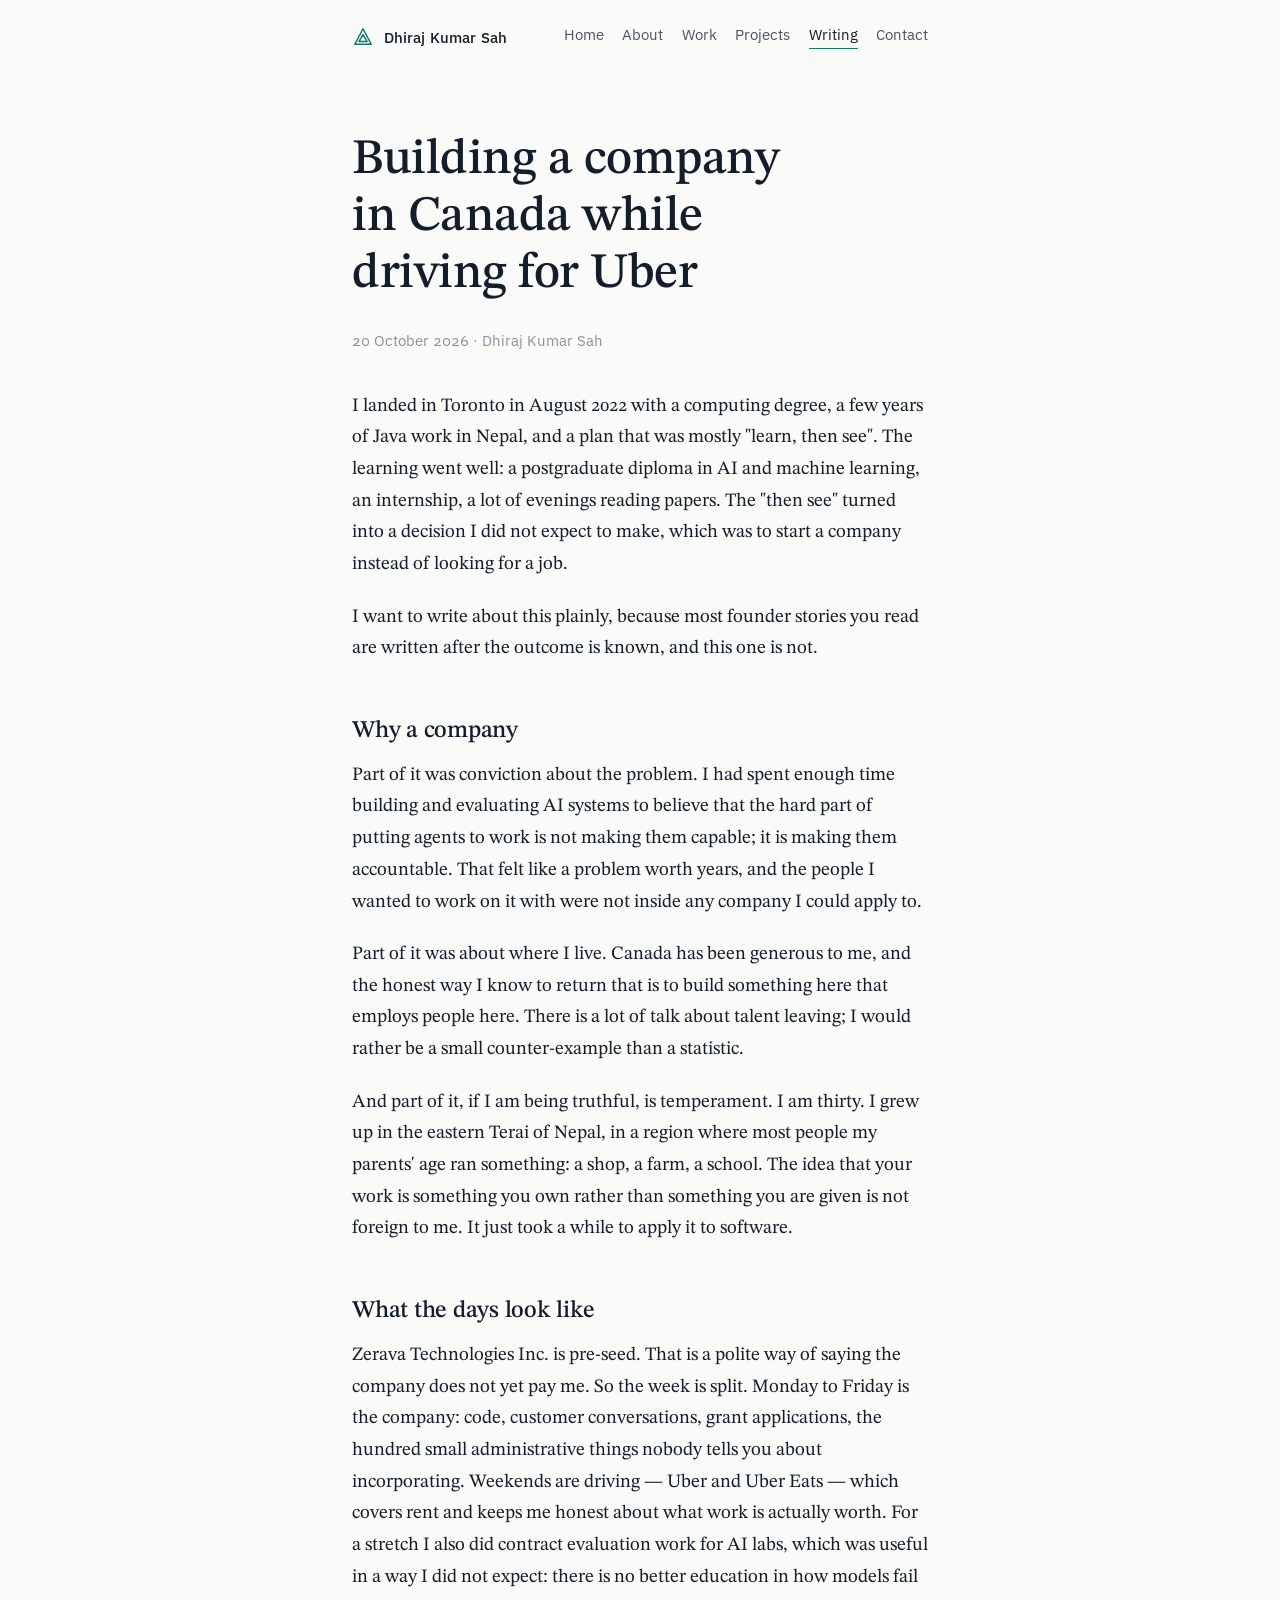
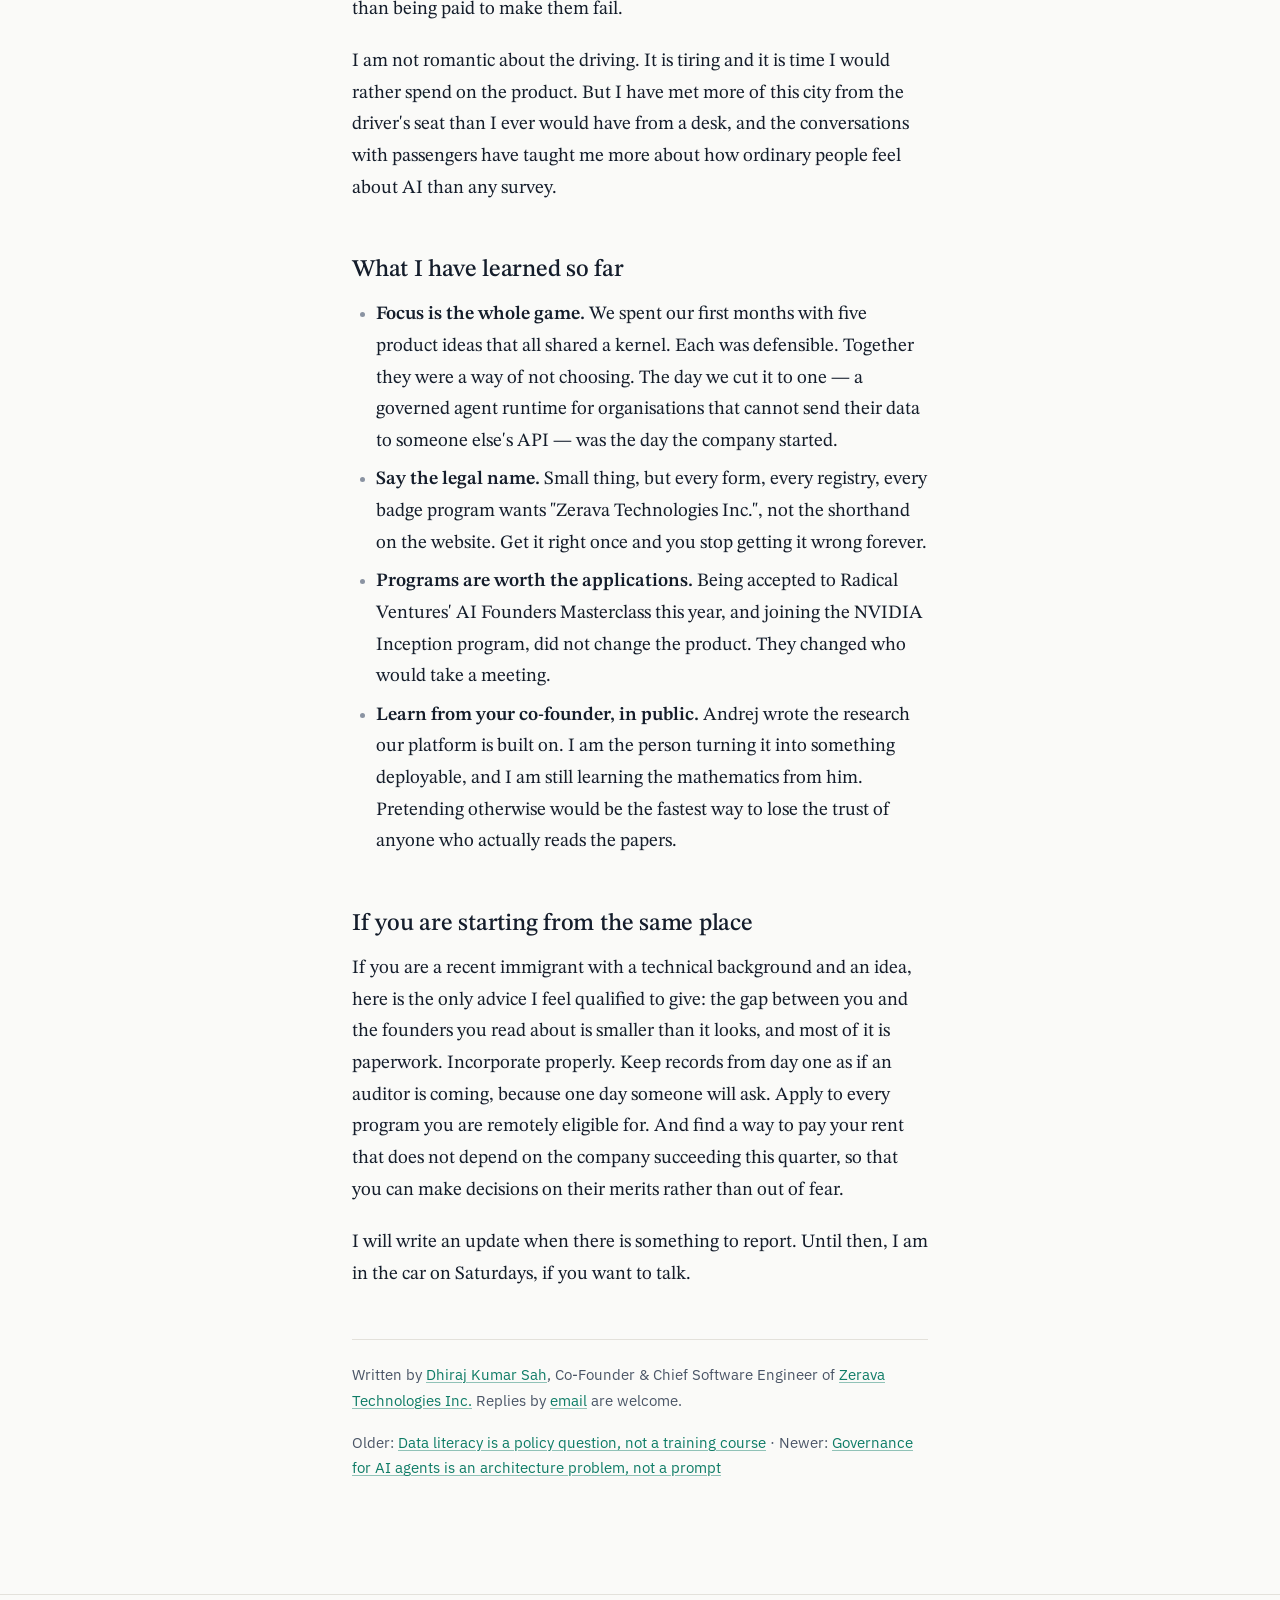
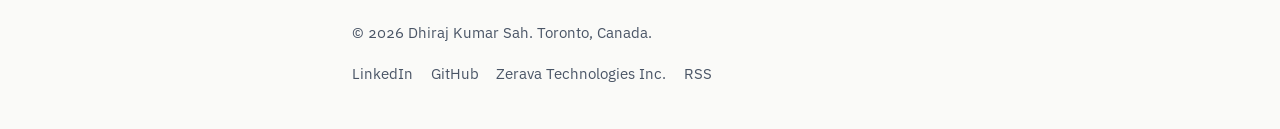
<file: writing/building-a-company-in-canada-while-driving-for-uber/index.html>
<!doctype html>
<html lang="en">
<head>
<meta charset="utf-8">
<meta name="viewport" content="width=device-width, initial-scale=1">
<title>Building a company in Canada while driving for Uber — Dhiraj Kumar Sah</title>
<meta name="description" content="An honest account of the first year of Zerava Technologies Inc.: why I chose a company over a job, what the days actually look like, and what I would tell someone starting from the same place.">
<link rel="canonical" href="https://www.dhiraj-sah.com.np/writing/building-a-company-in-canada-while-driving-for-uber/">
<meta name="author" content="Dhiraj Kumar Sah">
<meta name="robots" content="index, follow, max-image-preview:large">
<meta property="og:type" content="article">
<meta property="og:site_name" content="Dhiraj Kumar Sah">
<meta property="og:title" content="Building a company in Canada while driving for Uber — Dhiraj Kumar Sah">
<meta property="og:description" content="An honest account of the first year of Zerava Technologies Inc.: why I chose a company over a job, what the days actually look like, and what I would tell someone starting from the same place.">
<meta property="og:url" content="https://www.dhiraj-sah.com.np/writing/building-a-company-in-canada-while-driving-for-uber/">
<meta property="og:image" content="https://www.dhiraj-sah.com.np/assets/og-image.png">
<meta property="og:image:width" content="1200">
<meta property="og:image:height" content="630">
<meta property="og:image:alt" content="Dhiraj Kumar Sah — Co-Founder & Chief Software Engineer, Zerava Technologies Inc., Toronto">
<meta name="twitter:card" content="summary_large_image">
<meta name="twitter:title" content="Building a company in Canada while driving for Uber — Dhiraj Kumar Sah">
<meta name="twitter:description" content="An honest account of the first year of Zerava Technologies Inc.: why I chose a company over a job, what the days actually look like, and what I would tell someone starting from the same place.">
<meta name="twitter:image" content="https://www.dhiraj-sah.com.np/assets/og-image.png">
<link rel="icon" href="/assets/favicon.svg" type="image/svg+xml">
<link rel="apple-touch-icon" href="/assets/apple-touch-icon.png">
<link rel="alternate" type="application/rss+xml" title="Dhiraj Kumar Sah — Writing" href="/feed.xml">
<link rel="preconnect" href="https://fonts.googleapis.com">
<link rel="preconnect" href="https://fonts.gstatic.com" crossorigin>
<link rel="stylesheet" href="https://fonts.googleapis.com/css2?family=IBM+Plex+Mono&family=IBM+Plex+Sans:wght@400;500&family=STIX+Two+Text:ital,wght@0,400;0,500;0,600;1,400&display=swap">
<link rel="stylesheet" href="/css/site.css">
<meta property="article:published_time" content="2026-10-20">
<meta property="article:author" content="https://www.dhiraj-sah.com.np/about/">
<script type="application/ld+json">{"@context": "https://schema.org", "@type": "Person", "@id": "https://www.dhiraj-sah.com.np/#person", "name": "Dhiraj Kumar Sah", "alternateName": "Dhiraj Sah", "url": "https://www.dhiraj-sah.com.np/", "image": "https://www.dhiraj-sah.com.np/assets/dhiraj-kumar-sah.jpg", "jobTitle": "Co-Founder & Chief Software Engineer", "worksFor": {"@type": "Organization", "@id": "https://zeravatech.ca/#organization", "name": "Zerava Technologies Inc.", "url": "https://zeravatech.ca/"}, "homeLocation": {"@type": "Place", "name": "Toronto, Ontario, Canada"}, "nationality": {"@type": "Country", "name": "Nepal"}, "knowsLanguage": ["en", "ne", "mai"], "alumniOf": [{"@type": "CollegeOrUniversity", "name": "Lambton College", "description": "Postgraduate Diploma, Artificial Intelligence and Machine Learning"}, {"@type": "CollegeOrUniversity", "name": "Leeds Beckett University", "description": "BSc (Hons) Computing, studied at The British College, Kathmandu"}], "knowsAbout": ["AI safety", "AI agent governance", "multi-agent systems", "software engineering", "Java", "Python", "machine learning", "fintech software", "startups in Canada"], "sameAs": ["https://www.linkedin.com/in/dhirajsah", "https://github.com/dhirajsah26", "https://zeravatech.ca/"], "email": "mailto:dhiraj@zeravatech.ca"}</script>
<script type="application/ld+json">{"@context": "https://schema.org", "@type": "BlogPosting", "@id": "https://www.dhiraj-sah.com.np/writing/building-a-company-in-canada-while-driving-for-uber/#article", "headline": "Building a company in Canada while driving for Uber", "description": "An honest account of the first year of Zerava Technologies Inc.: why I chose a company over a job, what the days actually look like, and what I would tell someone starting from the same place.", "datePublished": "2026-10-20", "dateModified": "2026-10-20", "url": "https://www.dhiraj-sah.com.np/writing/building-a-company-in-canada-while-driving-for-uber/", "mainEntityOfPage": "https://www.dhiraj-sah.com.np/writing/building-a-company-in-canada-while-driving-for-uber/", "author": {"@id": "https://www.dhiraj-sah.com.np/#person"}, "publisher": {"@id": "https://www.dhiraj-sah.com.np/#person"}, "image": "https://www.dhiraj-sah.com.np/assets/og-image.png", "inLanguage": "en"}</script>
</head>
<body>
<a class="skip" href="#main">Skip to content</a>
<header class="site-header">
  <div class="wrap">
    <a class="brand" href="/" aria-label="Dhiraj Kumar Sah, home"><svg viewBox="0 0 24 24" aria-hidden="true" focusable="false"><path class="mark-stroke" d="M12 3 21 20H3Z" fill="none" stroke-width="1.6" stroke-linejoin="round"/><path class="mark-stroke" d="M12 9.5 16.5 17h-9Z" fill="none" stroke-width="1.6" stroke-linejoin="round"/></svg><span>Dhiraj Kumar Sah</span></a>
    <nav class="site-nav" aria-label="Site">
      <ul>
        <li><a href="/">Home</a></li>
        <li><a href="/about/">About</a></li>
        <li><a href="/work/">Work</a></li>
        <li><a href="/projects/">Projects</a></li>
        <li><a href="/writing/" aria-current="page">Writing</a></li>
        <li><a href="/contact/">Contact</a></li>
      </ul>
    </nav>
  </div>
</header>
<main id="main">
  <div class="wrap">

<article class="article">
  <header class="article-head">
    <h1>Building a company in Canada while driving for Uber</h1>
    <div class="meta"><time datetime="2026-10-20">20 October 2026</time> · Dhiraj Kumar Sah</div>
  </header>

<p>I landed in Toronto in August 2022 with a computing degree, a few years of Java work in Nepal, and a plan that was mostly "learn, then see". The learning went well: a postgraduate diploma in AI and machine learning, an internship, a lot of evenings reading papers. The "then see" turned into a decision I did not expect to make, which was to start a company instead of looking for a job.</p>

<p>I want to write about this plainly, because most founder stories you read are written after the outcome is known, and this one is not.</p>

<h2>Why a company</h2>

<p>Part of it was conviction about the problem. I had spent enough time building and evaluating AI systems to believe that the hard part of putting agents to work is not making them capable; it is making them accountable. That felt like a problem worth years, and the people I wanted to work on it with were not inside any company I could apply to.</p>

<p>Part of it was about where I live. Canada has been generous to me, and the honest way I know to return that is to build something here that employs people here. There is a lot of talk about talent leaving; I would rather be a small counter-example than a statistic.</p>

<p>And part of it, if I am being truthful, is temperament. I am thirty. I grew up in the eastern Terai of Nepal, in a region where most people my parents' age ran something: a shop, a farm, a school. The idea that your work is something you own rather than something you are given is not foreign to me. It just took a while to apply it to software.</p>

<h2>What the days look like</h2>

<p>Zerava Technologies Inc. is pre-seed. That is a polite way of saying the company does not yet pay me. So the week is split. Monday to Friday is the company: code, customer conversations, grant applications, the hundred small administrative things nobody tells you about incorporating. Weekends are driving — Uber and Uber Eats — which covers rent and keeps me honest about what work is actually worth. For a stretch I also did contract evaluation work for AI labs, which was useful in a way I did not expect: there is no better education in how models fail than being paid to make them fail.</p>

<p>I am not romantic about the driving. It is tiring and it is time I would rather spend on the product. But I have met more of this city from the driver's seat than I ever would have from a desk, and the conversations with passengers have taught me more about how ordinary people feel about AI than any survey.</p>

<h2>What I have learned so far</h2>

<ul>
<li><strong>Focus is the whole game.</strong> We spent our first months with five product ideas that all shared a kernel. Each was defensible. Together they were a way of not choosing. The day we cut it to one — a governed agent runtime for organisations that cannot send their data to someone else's API — was the day the company started.</li>
<li><strong>Say the legal name.</strong> Small thing, but every form, every registry, every badge program wants "Zerava Technologies Inc.", not the shorthand on the website. Get it right once and you stop getting it wrong forever.</li>
<li><strong>Programs are worth the applications.</strong> Being accepted to Radical Ventures' AI Founders Masterclass this year, and joining the NVIDIA Inception program, did not change the product. They changed who would take a meeting.</li>
<li><strong>Learn from your co-founder, in public.</strong> Andrej wrote the research our platform is built on. I am the person turning it into something deployable, and I am still learning the mathematics from him. Pretending otherwise would be the fastest way to lose the trust of anyone who actually reads the papers.</li>
</ul>

<h2>If you are starting from the same place</h2>

<p>If you are a recent immigrant with a technical background and an idea, here is the only advice I feel qualified to give: the gap between you and the founders you read about is smaller than it looks, and most of it is paperwork. Incorporate properly. Keep records from day one as if an auditor is coming, because one day someone will ask. Apply to every program you are remotely eligible for. And find a way to pay your rent that does not depend on the company succeeding this quarter, so that you can make decisions on their merits rather than out of fear.</p>

<p>I will write an update when there is something to report. Until then, I am in the car on Saturdays, if you want to talk.</p>

  <footer class="article-foot">
    <p>Written by <a href="/about/">Dhiraj Kumar Sah</a>, Co-Founder &amp; Chief Software Engineer of <a href="https://zeravatech.ca/">Zerava Technologies Inc.</a> Replies by <a href="/contact/">email</a> are welcome.</p>
    <p>Older: <a href="/writing/data-literacy-is-a-policy-question/">Data literacy is a policy question, not a training course</a> · Newer: <a href="/writing/governance-is-an-architecture-problem/">Governance for AI agents is an architecture problem, not a prompt</a></p>
  </footer>
</article>
  </div>
</main>
<footer class="site-footer">
  <div class="wrap">
    <div>© 2026 Dhiraj Kumar Sah. Toronto, Canada.</div>
    <ul>
      <li><a href="https://www.linkedin.com/in/dhirajsah" rel="me">LinkedIn</a></li>
      <li><a href="https://github.com/dhirajsah26" rel="me">GitHub</a></li>
      <li><a href="https://zeravatech.ca/">Zerava Technologies Inc.</a></li>
      <li><a href="/feed.xml">RSS</a></li>
    </ul>
  </div>
</footer>
</body>
</html>
</file>
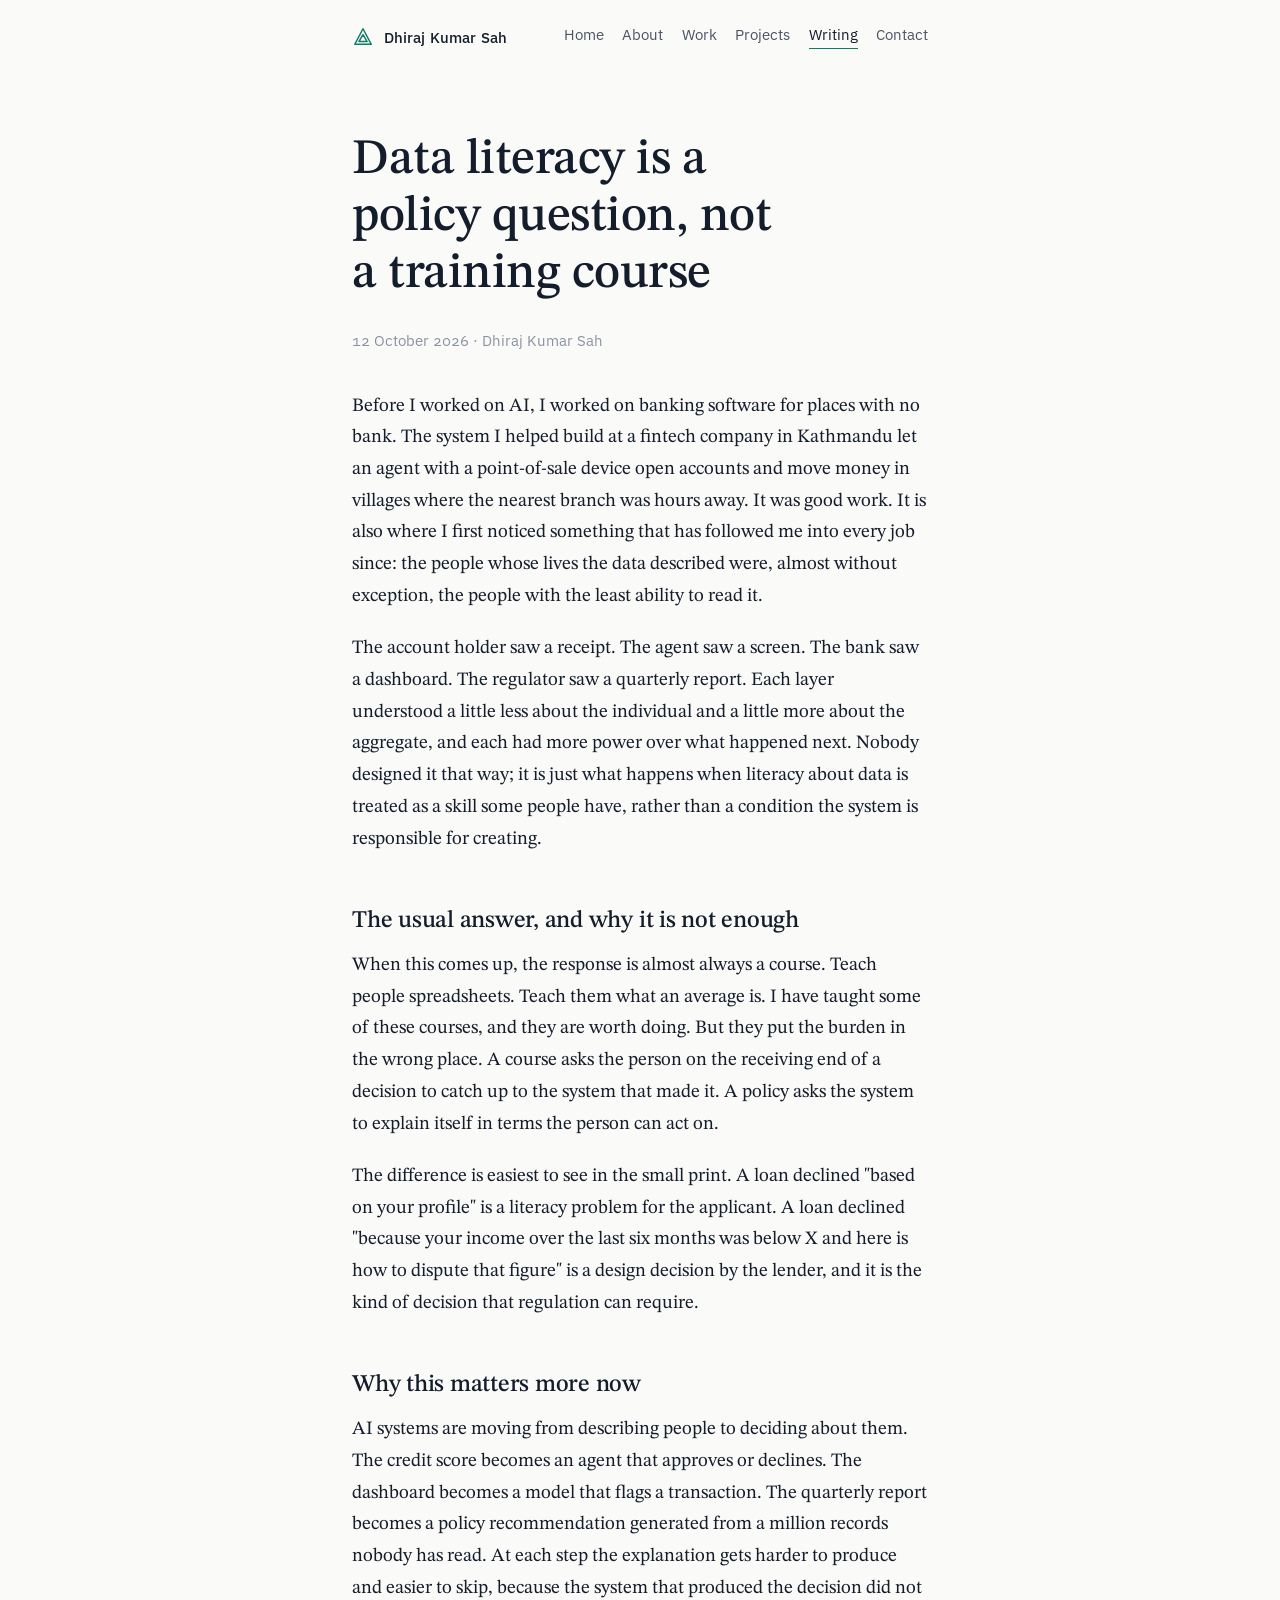
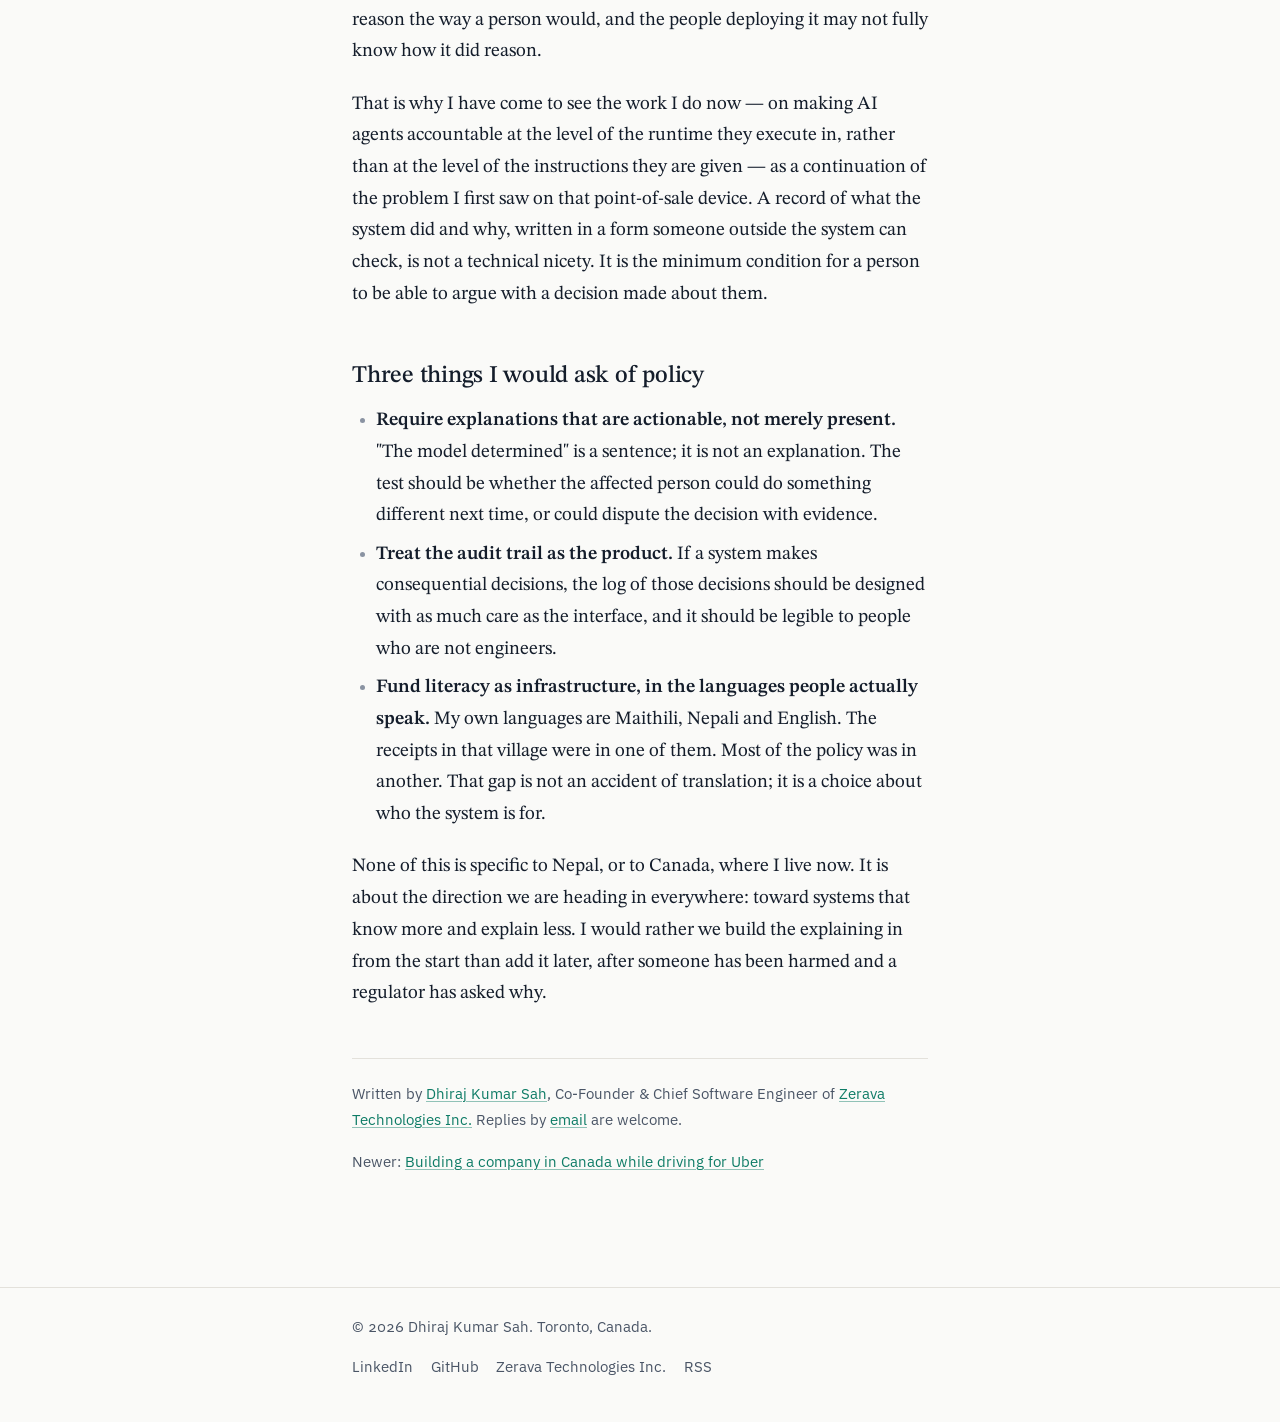
<file: writing/data-literacy-is-a-policy-question/index.html>
<!doctype html>
<html lang="en">
<head>
<meta charset="utf-8">
<meta name="viewport" content="width=device-width, initial-scale=1">
<title>Data literacy is a policy question, not a training course — Dhiraj Kumar Sah</title>
<meta name="description" content="What building a branchless-banking system in rural Nepal taught me about who gets to understand the data that governs them, and why it matters more as AI systems take over the decisions.">
<link rel="canonical" href="https://www.dhiraj-sah.com.np/writing/data-literacy-is-a-policy-question/">
<meta name="author" content="Dhiraj Kumar Sah">
<meta name="robots" content="index, follow, max-image-preview:large">
<meta property="og:type" content="article">
<meta property="og:site_name" content="Dhiraj Kumar Sah">
<meta property="og:title" content="Data literacy is a policy question, not a training course — Dhiraj Kumar Sah">
<meta property="og:description" content="What building a branchless-banking system in rural Nepal taught me about who gets to understand the data that governs them, and why it matters more as AI systems take over the decisions.">
<meta property="og:url" content="https://www.dhiraj-sah.com.np/writing/data-literacy-is-a-policy-question/">
<meta property="og:image" content="https://www.dhiraj-sah.com.np/assets/og-image.png">
<meta property="og:image:width" content="1200">
<meta property="og:image:height" content="630">
<meta property="og:image:alt" content="Dhiraj Kumar Sah — Co-Founder & Chief Software Engineer, Zerava Technologies Inc., Toronto">
<meta name="twitter:card" content="summary_large_image">
<meta name="twitter:title" content="Data literacy is a policy question, not a training course — Dhiraj Kumar Sah">
<meta name="twitter:description" content="What building a branchless-banking system in rural Nepal taught me about who gets to understand the data that governs them, and why it matters more as AI systems take over the decisions.">
<meta name="twitter:image" content="https://www.dhiraj-sah.com.np/assets/og-image.png">
<link rel="icon" href="/assets/favicon.svg" type="image/svg+xml">
<link rel="apple-touch-icon" href="/assets/apple-touch-icon.png">
<link rel="alternate" type="application/rss+xml" title="Dhiraj Kumar Sah — Writing" href="/feed.xml">
<link rel="preconnect" href="https://fonts.googleapis.com">
<link rel="preconnect" href="https://fonts.gstatic.com" crossorigin>
<link rel="stylesheet" href="https://fonts.googleapis.com/css2?family=IBM+Plex+Mono&family=IBM+Plex+Sans:wght@400;500&family=STIX+Two+Text:ital,wght@0,400;0,500;0,600;1,400&display=swap">
<link rel="stylesheet" href="/css/site.css">
<meta property="article:published_time" content="2026-10-12">
<meta property="article:author" content="https://www.dhiraj-sah.com.np/about/">
<script type="application/ld+json">{"@context": "https://schema.org", "@type": "Person", "@id": "https://www.dhiraj-sah.com.np/#person", "name": "Dhiraj Kumar Sah", "alternateName": "Dhiraj Sah", "url": "https://www.dhiraj-sah.com.np/", "image": "https://www.dhiraj-sah.com.np/assets/dhiraj-kumar-sah.jpg", "jobTitle": "Co-Founder & Chief Software Engineer", "worksFor": {"@type": "Organization", "@id": "https://zeravatech.ca/#organization", "name": "Zerava Technologies Inc.", "url": "https://zeravatech.ca/"}, "homeLocation": {"@type": "Place", "name": "Toronto, Ontario, Canada"}, "nationality": {"@type": "Country", "name": "Nepal"}, "knowsLanguage": ["en", "ne", "mai"], "alumniOf": [{"@type": "CollegeOrUniversity", "name": "Lambton College", "description": "Postgraduate Diploma, Artificial Intelligence and Machine Learning"}, {"@type": "CollegeOrUniversity", "name": "Leeds Beckett University", "description": "BSc (Hons) Computing, studied at The British College, Kathmandu"}], "knowsAbout": ["AI safety", "AI agent governance", "multi-agent systems", "software engineering", "Java", "Python", "machine learning", "fintech software", "startups in Canada"], "sameAs": ["https://www.linkedin.com/in/dhirajsah", "https://github.com/dhirajsah26", "https://zeravatech.ca/"], "email": "mailto:dhiraj@zeravatech.ca"}</script>
<script type="application/ld+json">{"@context": "https://schema.org", "@type": "BlogPosting", "@id": "https://www.dhiraj-sah.com.np/writing/data-literacy-is-a-policy-question/#article", "headline": "Data literacy is a policy question, not a training course", "description": "What building a branchless-banking system in rural Nepal taught me about who gets to understand the data that governs them, and why it matters more as AI systems take over the decisions.", "datePublished": "2026-10-12", "dateModified": "2026-10-12", "url": "https://www.dhiraj-sah.com.np/writing/data-literacy-is-a-policy-question/", "mainEntityOfPage": "https://www.dhiraj-sah.com.np/writing/data-literacy-is-a-policy-question/", "author": {"@id": "https://www.dhiraj-sah.com.np/#person"}, "publisher": {"@id": "https://www.dhiraj-sah.com.np/#person"}, "image": "https://www.dhiraj-sah.com.np/assets/og-image.png", "inLanguage": "en"}</script>
</head>
<body>
<a class="skip" href="#main">Skip to content</a>
<header class="site-header">
  <div class="wrap">
    <a class="brand" href="/" aria-label="Dhiraj Kumar Sah, home"><svg viewBox="0 0 24 24" aria-hidden="true" focusable="false"><path class="mark-stroke" d="M12 3 21 20H3Z" fill="none" stroke-width="1.6" stroke-linejoin="round"/><path class="mark-stroke" d="M12 9.5 16.5 17h-9Z" fill="none" stroke-width="1.6" stroke-linejoin="round"/></svg><span>Dhiraj Kumar Sah</span></a>
    <nav class="site-nav" aria-label="Site">
      <ul>
        <li><a href="/">Home</a></li>
        <li><a href="/about/">About</a></li>
        <li><a href="/work/">Work</a></li>
        <li><a href="/projects/">Projects</a></li>
        <li><a href="/writing/" aria-current="page">Writing</a></li>
        <li><a href="/contact/">Contact</a></li>
      </ul>
    </nav>
  </div>
</header>
<main id="main">
  <div class="wrap">

<article class="article">
  <header class="article-head">
    <h1>Data literacy is a policy question, not a training course</h1>
    <div class="meta"><time datetime="2026-10-12">12 October 2026</time> · Dhiraj Kumar Sah</div>
  </header>

<p>Before I worked on AI, I worked on banking software for places with no bank. The system I helped build at a fintech company in Kathmandu let an agent with a point-of-sale device open accounts and move money in villages where the nearest branch was hours away. It was good work. It is also where I first noticed something that has followed me into every job since: the people whose lives the data described were, almost without exception, the people with the least ability to read it.</p>

<p>The account holder saw a receipt. The agent saw a screen. The bank saw a dashboard. The regulator saw a quarterly report. Each layer understood a little less about the individual and a little more about the aggregate, and each had more power over what happened next. Nobody designed it that way; it is just what happens when literacy about data is treated as a skill some people have, rather than a condition the system is responsible for creating.</p>

<h2>The usual answer, and why it is not enough</h2>

<p>When this comes up, the response is almost always a course. Teach people spreadsheets. Teach them what an average is. I have taught some of these courses, and they are worth doing. But they put the burden in the wrong place. A course asks the person on the receiving end of a decision to catch up to the system that made it. A policy asks the system to explain itself in terms the person can act on.</p>

<p>The difference is easiest to see in the small print. A loan declined "based on your profile" is a literacy problem for the applicant. A loan declined "because your income over the last six months was below X and here is how to dispute that figure" is a design decision by the lender, and it is the kind of decision that regulation can require.</p>

<h2>Why this matters more now</h2>

<p>AI systems are moving from describing people to deciding about them. The credit score becomes an agent that approves or declines. The dashboard becomes a model that flags a transaction. The quarterly report becomes a policy recommendation generated from a million records nobody has read. At each step the explanation gets harder to produce and easier to skip, because the system that produced the decision did not reason the way a person would, and the people deploying it may not fully know how it did reason.</p>

<p>That is why I have come to see the work I do now — on making AI agents accountable at the level of the runtime they execute in, rather than at the level of the instructions they are given — as a continuation of the problem I first saw on that point-of-sale device. A record of what the system did and why, written in a form someone outside the system can check, is not a technical nicety. It is the minimum condition for a person to be able to argue with a decision made about them.</p>

<h2>Three things I would ask of policy</h2>

<ul>
<li><strong>Require explanations that are actionable, not merely present.</strong> "The model determined" is a sentence; it is not an explanation. The test should be whether the affected person could do something different next time, or could dispute the decision with evidence.</li>
<li><strong>Treat the audit trail as the product.</strong> If a system makes consequential decisions, the log of those decisions should be designed with as much care as the interface, and it should be legible to people who are not engineers.</li>
<li><strong>Fund literacy as infrastructure, in the languages people actually speak.</strong> My own languages are Maithili, Nepali and English. The receipts in that village were in one of them. Most of the policy was in another. That gap is not an accident of translation; it is a choice about who the system is for.</li>
</ul>

<p>None of this is specific to Nepal, or to Canada, where I live now. It is about the direction we are heading in everywhere: toward systems that know more and explain less. I would rather we build the explaining in from the start than add it later, after someone has been harmed and a regulator has asked why.</p>

  <footer class="article-foot">
    <p>Written by <a href="/about/">Dhiraj Kumar Sah</a>, Co-Founder &amp; Chief Software Engineer of <a href="https://zeravatech.ca/">Zerava Technologies Inc.</a> Replies by <a href="/contact/">email</a> are welcome.</p>
    <p>Newer: <a href="/writing/building-a-company-in-canada-while-driving-for-uber/">Building a company in Canada while driving for Uber</a></p>
  </footer>
</article>
  </div>
</main>
<footer class="site-footer">
  <div class="wrap">
    <div>© 2026 Dhiraj Kumar Sah. Toronto, Canada.</div>
    <ul>
      <li><a href="https://www.linkedin.com/in/dhirajsah" rel="me">LinkedIn</a></li>
      <li><a href="https://github.com/dhirajsah26" rel="me">GitHub</a></li>
      <li><a href="https://zeravatech.ca/">Zerava Technologies Inc.</a></li>
      <li><a href="/feed.xml">RSS</a></li>
    </ul>
  </div>
</footer>
</body>
</html>
</file>
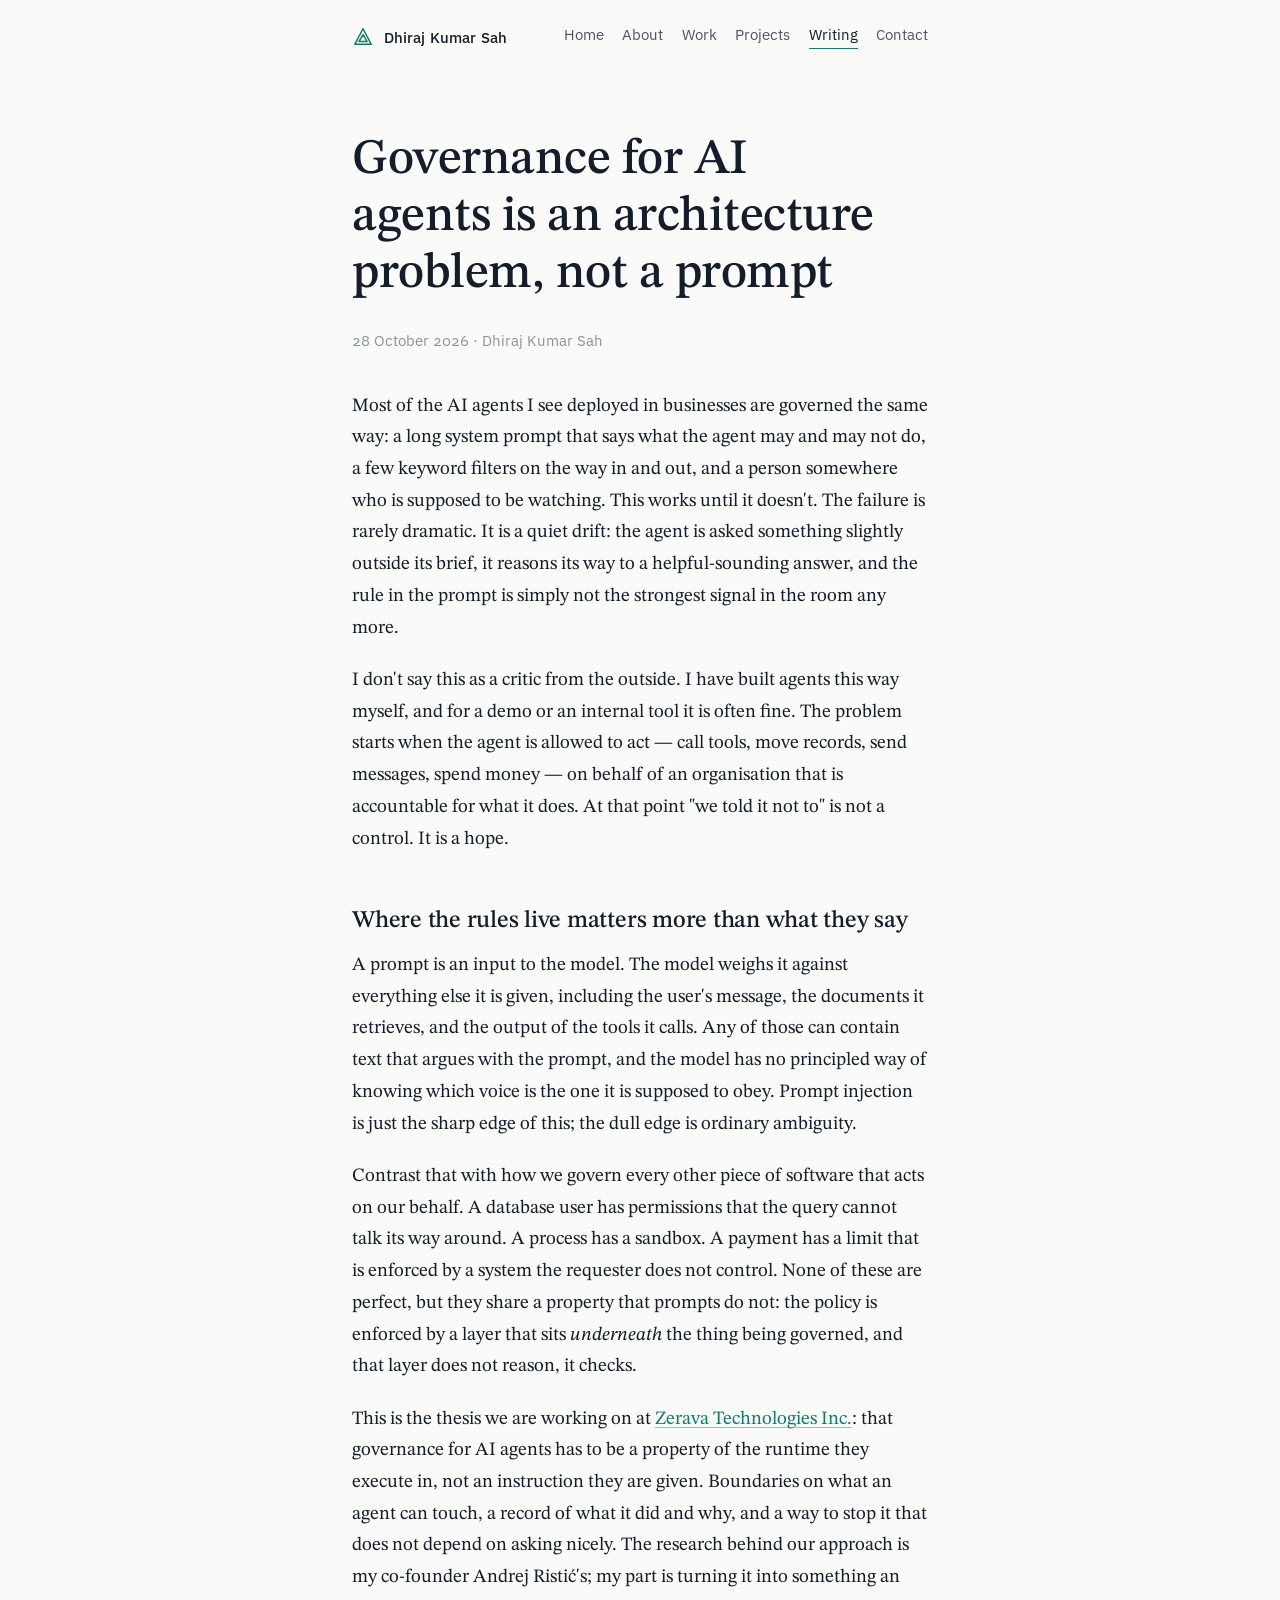
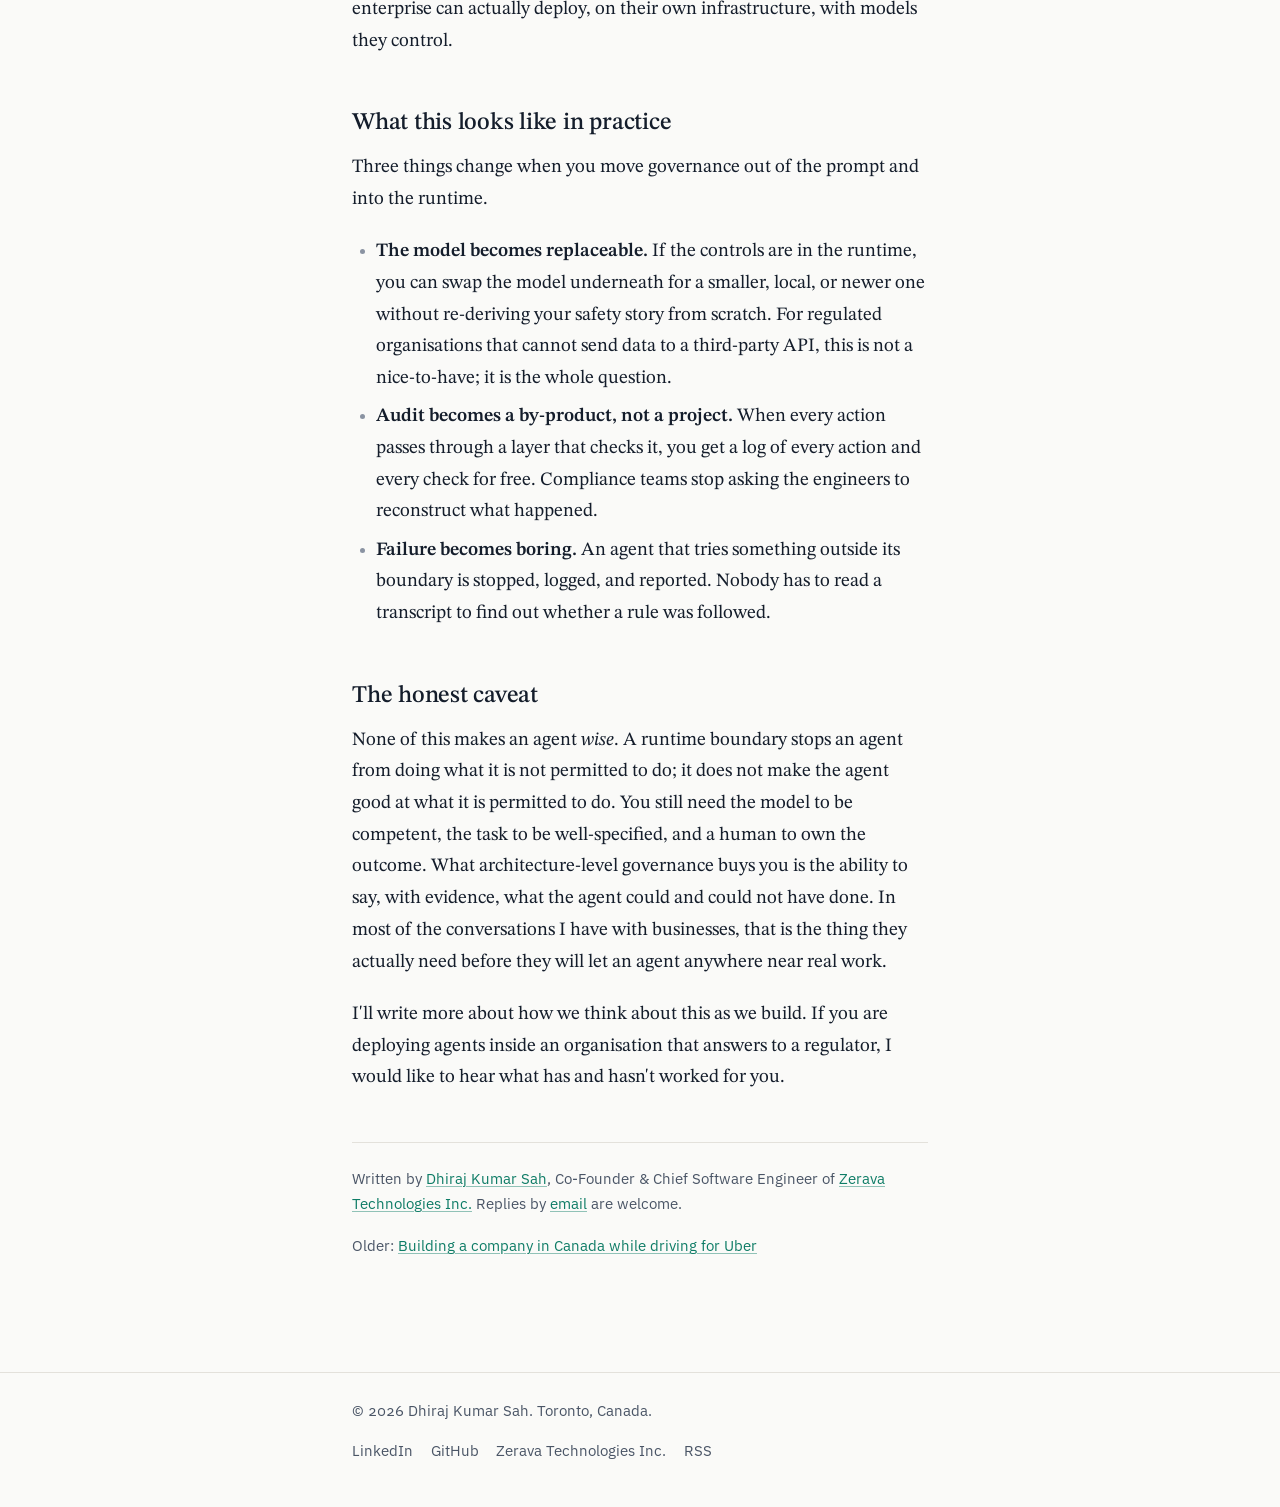
<file: writing/governance-is-an-architecture-problem/index.html>
<!doctype html>
<html lang="en">
<head>
<meta charset="utf-8">
<meta name="viewport" content="width=device-width, initial-scale=1">
<title>Governance for AI agents is an architecture problem, not a prompt — Dhiraj Kumar Sah</title>
<meta name="description" content="Why I think the rules an AI agent follows have to live underneath the model, in the runtime, rather than in instructions the model can talk itself out of.">
<link rel="canonical" href="https://www.dhiraj-sah.com.np/writing/governance-is-an-architecture-problem/">
<meta name="author" content="Dhiraj Kumar Sah">
<meta name="robots" content="index, follow, max-image-preview:large">
<meta property="og:type" content="article">
<meta property="og:site_name" content="Dhiraj Kumar Sah">
<meta property="og:title" content="Governance for AI agents is an architecture problem, not a prompt — Dhiraj Kumar Sah">
<meta property="og:description" content="Why I think the rules an AI agent follows have to live underneath the model, in the runtime, rather than in instructions the model can talk itself out of.">
<meta property="og:url" content="https://www.dhiraj-sah.com.np/writing/governance-is-an-architecture-problem/">
<meta property="og:image" content="https://www.dhiraj-sah.com.np/assets/og-image.png">
<meta property="og:image:width" content="1200">
<meta property="og:image:height" content="630">
<meta property="og:image:alt" content="Dhiraj Kumar Sah — Co-Founder & Chief Software Engineer, Zerava Technologies Inc., Toronto">
<meta name="twitter:card" content="summary_large_image">
<meta name="twitter:title" content="Governance for AI agents is an architecture problem, not a prompt — Dhiraj Kumar Sah">
<meta name="twitter:description" content="Why I think the rules an AI agent follows have to live underneath the model, in the runtime, rather than in instructions the model can talk itself out of.">
<meta name="twitter:image" content="https://www.dhiraj-sah.com.np/assets/og-image.png">
<link rel="icon" href="/assets/favicon.svg" type="image/svg+xml">
<link rel="apple-touch-icon" href="/assets/apple-touch-icon.png">
<link rel="alternate" type="application/rss+xml" title="Dhiraj Kumar Sah — Writing" href="/feed.xml">
<link rel="preconnect" href="https://fonts.googleapis.com">
<link rel="preconnect" href="https://fonts.gstatic.com" crossorigin>
<link rel="stylesheet" href="https://fonts.googleapis.com/css2?family=IBM+Plex+Mono&family=IBM+Plex+Sans:wght@400;500&family=STIX+Two+Text:ital,wght@0,400;0,500;0,600;1,400&display=swap">
<link rel="stylesheet" href="/css/site.css">
<meta property="article:published_time" content="2026-10-28">
<meta property="article:author" content="https://www.dhiraj-sah.com.np/about/">
<script type="application/ld+json">{"@context": "https://schema.org", "@type": "Person", "@id": "https://www.dhiraj-sah.com.np/#person", "name": "Dhiraj Kumar Sah", "alternateName": "Dhiraj Sah", "url": "https://www.dhiraj-sah.com.np/", "image": "https://www.dhiraj-sah.com.np/assets/dhiraj-kumar-sah.jpg", "jobTitle": "Co-Founder & Chief Software Engineer", "worksFor": {"@type": "Organization", "@id": "https://zeravatech.ca/#organization", "name": "Zerava Technologies Inc.", "url": "https://zeravatech.ca/"}, "homeLocation": {"@type": "Place", "name": "Toronto, Ontario, Canada"}, "nationality": {"@type": "Country", "name": "Nepal"}, "knowsLanguage": ["en", "ne", "mai"], "alumniOf": [{"@type": "CollegeOrUniversity", "name": "Lambton College", "description": "Postgraduate Diploma, Artificial Intelligence and Machine Learning"}, {"@type": "CollegeOrUniversity", "name": "Leeds Beckett University", "description": "BSc (Hons) Computing, studied at The British College, Kathmandu"}], "knowsAbout": ["AI safety", "AI agent governance", "multi-agent systems", "software engineering", "Java", "Python", "machine learning", "fintech software", "startups in Canada"], "sameAs": ["https://www.linkedin.com/in/dhirajsah", "https://github.com/dhirajsah26", "https://zeravatech.ca/"], "email": "mailto:dhiraj@zeravatech.ca"}</script>
<script type="application/ld+json">{"@context": "https://schema.org", "@type": "BlogPosting", "@id": "https://www.dhiraj-sah.com.np/writing/governance-is-an-architecture-problem/#article", "headline": "Governance for AI agents is an architecture problem, not a prompt", "description": "Why I think the rules an AI agent follows have to live underneath the model, in the runtime, rather than in instructions the model can talk itself out of.", "datePublished": "2026-10-28", "dateModified": "2026-10-28", "url": "https://www.dhiraj-sah.com.np/writing/governance-is-an-architecture-problem/", "mainEntityOfPage": "https://www.dhiraj-sah.com.np/writing/governance-is-an-architecture-problem/", "author": {"@id": "https://www.dhiraj-sah.com.np/#person"}, "publisher": {"@id": "https://www.dhiraj-sah.com.np/#person"}, "image": "https://www.dhiraj-sah.com.np/assets/og-image.png", "inLanguage": "en"}</script>
</head>
<body>
<a class="skip" href="#main">Skip to content</a>
<header class="site-header">
  <div class="wrap">
    <a class="brand" href="/" aria-label="Dhiraj Kumar Sah, home"><svg viewBox="0 0 24 24" aria-hidden="true" focusable="false"><path class="mark-stroke" d="M12 3 21 20H3Z" fill="none" stroke-width="1.6" stroke-linejoin="round"/><path class="mark-stroke" d="M12 9.5 16.5 17h-9Z" fill="none" stroke-width="1.6" stroke-linejoin="round"/></svg><span>Dhiraj Kumar Sah</span></a>
    <nav class="site-nav" aria-label="Site">
      <ul>
        <li><a href="/">Home</a></li>
        <li><a href="/about/">About</a></li>
        <li><a href="/work/">Work</a></li>
        <li><a href="/projects/">Projects</a></li>
        <li><a href="/writing/" aria-current="page">Writing</a></li>
        <li><a href="/contact/">Contact</a></li>
      </ul>
    </nav>
  </div>
</header>
<main id="main">
  <div class="wrap">

<article class="article">
  <header class="article-head">
    <h1>Governance for AI agents is an architecture problem, not a prompt</h1>
    <div class="meta"><time datetime="2026-10-28">28 October 2026</time> · Dhiraj Kumar Sah</div>
  </header>

<p>Most of the AI agents I see deployed in businesses are governed the same way: a long system prompt that says what the agent may and may not do, a few keyword filters on the way in and out, and a person somewhere who is supposed to be watching. This works until it doesn't. The failure is rarely dramatic. It is a quiet drift: the agent is asked something slightly outside its brief, it reasons its way to a helpful-sounding answer, and the rule in the prompt is simply not the strongest signal in the room any more.</p>

<p>I don't say this as a critic from the outside. I have built agents this way myself, and for a demo or an internal tool it is often fine. The problem starts when the agent is allowed to act — call tools, move records, send messages, spend money — on behalf of an organisation that is accountable for what it does. At that point "we told it not to" is not a control. It is a hope.</p>

<h2>Where the rules live matters more than what they say</h2>

<p>A prompt is an input to the model. The model weighs it against everything else it is given, including the user's message, the documents it retrieves, and the output of the tools it calls. Any of those can contain text that argues with the prompt, and the model has no principled way of knowing which voice is the one it is supposed to obey. Prompt injection is just the sharp edge of this; the dull edge is ordinary ambiguity.</p>

<p>Contrast that with how we govern every other piece of software that acts on our behalf. A database user has permissions that the query cannot talk its way around. A process has a sandbox. A payment has a limit that is enforced by a system the requester does not control. None of these are perfect, but they share a property that prompts do not: the policy is enforced by a layer that sits <em>underneath</em> the thing being governed, and that layer does not reason, it checks.</p>

<p>This is the thesis we are working on at <a href="https://zeravatech.ca/">Zerava Technologies Inc.</a>: that governance for AI agents has to be a property of the runtime they execute in, not an instruction they are given. Boundaries on what an agent can touch, a record of what it did and why, and a way to stop it that does not depend on asking nicely. The research behind our approach is my co-founder Andrej Ristić's; my part is turning it into something an enterprise can actually deploy, on their own infrastructure, with models they control.</p>

<h2>What this looks like in practice</h2>

<p>Three things change when you move governance out of the prompt and into the runtime.</p>

<ul>
<li><strong>The model becomes replaceable.</strong> If the controls are in the runtime, you can swap the model underneath for a smaller, local, or newer one without re-deriving your safety story from scratch. For regulated organisations that cannot send data to a third-party API, this is not a nice-to-have; it is the whole question.</li>
<li><strong>Audit becomes a by-product, not a project.</strong> When every action passes through a layer that checks it, you get a log of every action and every check for free. Compliance teams stop asking the engineers to reconstruct what happened.</li>
<li><strong>Failure becomes boring.</strong> An agent that tries something outside its boundary is stopped, logged, and reported. Nobody has to read a transcript to find out whether a rule was followed.</li>
</ul>

<h2>The honest caveat</h2>

<p>None of this makes an agent <em>wise</em>. A runtime boundary stops an agent from doing what it is not permitted to do; it does not make the agent good at what it is permitted to do. You still need the model to be competent, the task to be well-specified, and a human to own the outcome. What architecture-level governance buys you is the ability to say, with evidence, what the agent could and could not have done. In most of the conversations I have with businesses, that is the thing they actually need before they will let an agent anywhere near real work.</p>

<p>I'll write more about how we think about this as we build. If you are deploying agents inside an organisation that answers to a regulator, I would like to hear what has and hasn't worked for you.</p>

  <footer class="article-foot">
    <p>Written by <a href="/about/">Dhiraj Kumar Sah</a>, Co-Founder &amp; Chief Software Engineer of <a href="https://zeravatech.ca/">Zerava Technologies Inc.</a> Replies by <a href="/contact/">email</a> are welcome.</p>
    <p>Older: <a href="/writing/building-a-company-in-canada-while-driving-for-uber/">Building a company in Canada while driving for Uber</a></p>
  </footer>
</article>
  </div>
</main>
<footer class="site-footer">
  <div class="wrap">
    <div>© 2026 Dhiraj Kumar Sah. Toronto, Canada.</div>
    <ul>
      <li><a href="https://www.linkedin.com/in/dhirajsah" rel="me">LinkedIn</a></li>
      <li><a href="https://github.com/dhirajsah26" rel="me">GitHub</a></li>
      <li><a href="https://zeravatech.ca/">Zerava Technologies Inc.</a></li>
      <li><a href="/feed.xml">RSS</a></li>
    </ul>
  </div>
</footer>
</body>
</html>
</file>
<file: css/site.css>
/* dhiraj-sah.com.np — site styles
   Tokens are shared with zeravatech.ca so the two sites read as one house. */

:root {
  --paper: #FAFAF8;
  --ink: #141D2B;
  --ink-soft: #4A5566;
  --ink-faint: #8A93A2;
  --rule: #E3E1DB;
  --viridian: #0E7C66;
  --viridian-ink: #0A5D4D;
  --wash: #F1F3F0;

  --serif: "STIX Two Text", "Source Serif 4", Georgia, "Times New Roman", serif;
  --sans: "IBM Plex Sans", "Helvetica Neue", Arial, sans-serif;
  --mono: "IBM Plex Mono", ui-monospace, "SFMono-Regular", Menlo, monospace;

  --measure: 64ch;
  --gutter: 1.25rem;

  --step--1: clamp(0.88rem, 0.84rem + 0.2vw, 0.95rem);
  --step-0:  clamp(1.05rem, 1rem + 0.3vw, 1.18rem);
  --step-1:  clamp(1.25rem, 1.15rem + 0.5vw, 1.5rem);
  --step-2:  clamp(1.6rem, 1.4rem + 1vw, 2.1rem);
  --step-3:  clamp(2.1rem, 1.7rem + 2vw, 3.1rem);

  color-scheme: light dark;
}

@media (prefers-color-scheme: dark) {
  :root:not([data-theme="light"]) {
    --paper: #12171F;
    --ink: #ECEAE4;
    --ink-soft: #B7BCC6;
    --ink-faint: #7E8694;
    --rule: #2A313C;
    --viridian: #4FB79F;
    --viridian-ink: #7FD0BB;
    --wash: #1A2029;
  }
}
:root[data-theme="dark"] {
  --paper: #12171F;
  --ink: #ECEAE4;
  --ink-soft: #B7BCC6;
  --ink-faint: #7E8694;
  --rule: #2A313C;
  --viridian: #4FB79F;
  --viridian-ink: #7FD0BB;
  --wash: #1A2029;
}

*, *::before, *::after { box-sizing: border-box; }

html {
  -webkit-text-size-adjust: 100%;
  scroll-behavior: smooth;
}
@media (prefers-reduced-motion: reduce) {
  html { scroll-behavior: auto; }
  *, *::before, *::after { transition: none !important; animation: none !important; }
}

body {
  margin: 0;
  background: var(--paper);
  color: var(--ink);
  font-family: var(--serif);
  font-size: var(--step-0);
  line-height: 1.6;
  font-feature-settings: "kern", "liga", "onum";
  -webkit-font-smoothing: antialiased;
}

a {
  color: var(--viridian);
  text-decoration: underline;
  text-decoration-thickness: 0.06em;
  text-underline-offset: 0.16em;
  text-decoration-color: color-mix(in srgb, var(--viridian) 45%, transparent);
  transition: text-decoration-color 120ms ease;
}
a:hover { text-decoration-color: currentColor; }
a:focus-visible, button:focus-visible {
  outline: 2px solid var(--viridian);
  outline-offset: 3px;
  border-radius: 2px;
}

/* ---------- Layout ---------- */

.wrap {
  width: min(100% - 2 * var(--gutter), var(--measure));
  margin-inline: auto;
}

.site-header {
  font-family: var(--sans);
  font-size: var(--step--1);
  padding-block: 1.4rem 0;
}
.site-header .wrap {
  display: flex;
  align-items: center;
  justify-content: space-between;
  gap: 1rem;
  flex-wrap: wrap;
}
.brand {
  display: inline-flex;
  align-items: center;
  gap: 0.6rem;
  color: var(--ink);
  text-decoration: none;
  font-weight: 500;
  letter-spacing: 0.01em;
}
.brand svg { width: 22px; height: 22px; display: block; }
.brand .mark-stroke { stroke: var(--viridian); }
.site-nav ul {
  list-style: none;
  margin: 0; padding: 0;
  display: flex;
  gap: 0.85rem;
  flex-wrap: wrap;
}
@media (min-width: 40rem) { .site-nav ul { gap: 1.15rem; } }
@media (max-width: 26rem) { .site-nav { width: 100%; } .site-nav ul { justify-content: space-between; gap: 0.5rem; } }
.site-nav a {
  color: var(--ink-soft);
  text-decoration: none;
  padding-block: 0.25rem;
  border-bottom: 1.5px solid transparent;
}
.site-nav a:hover { color: var(--ink); }
.site-nav a[aria-current="page"] {
  color: var(--ink);
  border-bottom-color: var(--viridian);
}

main { padding-block: 3.5rem 4.5rem; }
@media (min-width: 48rem) { main { padding-block: 5rem 6rem; } }

.site-footer {
  font-family: var(--sans);
  font-size: var(--step--1);
  color: var(--ink-soft);
  border-top: 1px solid var(--rule);
  padding-block: 1.6rem 2.4rem;
}
.site-footer .wrap {
  display: flex;
  justify-content: space-between;
  gap: 1rem 2rem;
  flex-wrap: wrap;
}
.site-footer ul { list-style: none; margin: 0; padding: 0; display: flex; gap: 1.1rem; flex-wrap: wrap; }
.site-footer a { color: var(--ink-soft); text-decoration-color: transparent; }
.site-footer a:hover { color: var(--ink); text-decoration-color: currentColor; }

/* ---------- Type ---------- */

h1, h2, h3 {
  font-family: var(--serif);
  font-weight: 500;
  line-height: 1.15;
  letter-spacing: -0.01em;
  margin: 0 0 0.6em;
  text-wrap: balance;
}
h1 { font-size: var(--step-3); margin-bottom: 0.5em; }
h2 { font-size: var(--step-2); margin-top: 2.4em; }
h3 { font-size: var(--step-1); margin-top: 1.8em; }
h2:first-child, h3:first-child { margin-top: 0; }

p { margin: 0 0 1.1em; }
p.lead { font-size: var(--step-1); line-height: 1.45; color: var(--ink); }
p.small, .small { font-family: var(--sans); font-size: var(--step--1); color: var(--ink-soft); }

ul, ol { padding-left: 1.25em; margin: 0 0 1.1em; }
li { margin-bottom: 0.35em; }
li::marker { color: var(--ink-faint); }

hr {
  border: 0;
  border-top: 1px solid var(--rule);
  margin: 2.5rem 0;
}

blockquote {
  margin: 1.5em 0;
  padding-left: 1.1em;
  border-left: 2px solid var(--viridian);
  color: var(--ink-soft);
}

code, kbd { font-family: var(--mono); font-size: 0.9em; }
pre {
  font-family: var(--mono);
  font-size: 0.86em;
  line-height: 1.5;
  background: var(--wash);
  padding: 1rem 1.1rem;
  overflow-x: auto;
  border-radius: 4px;
}

strong { font-weight: 600; }

/* ---------- Components ---------- */

/* Definition-style lists: used for career entries and project entries */
.entries { list-style: none; padding: 0; margin: 0; }
.entry {
  display: grid;
  grid-template-columns: 1fr;
  gap: 0.2rem 1.6rem;
  padding: 1.35rem 0;
  border-top: 1px solid var(--rule);
}
.entry:last-child { border-bottom: 1px solid var(--rule); }
.entry .when {
  font-family: var(--sans);
  font-size: var(--step--1);
  color: var(--ink-faint);
  font-variant-numeric: tabular-nums;
}
.entry h3 { margin: 0 0 0.25em; font-size: var(--step-1); }
.entry p { margin-bottom: 0.5em; }
.entry p:last-child { margin-bottom: 0; }
.entry .where { font-family: var(--sans); font-size: var(--step--1); color: var(--ink-soft); margin-bottom: 0.5em; }
@media (min-width: 40rem) {
  .entry { grid-template-columns: 9rem 1fr; }
  .entry .when { padding-top: 0.35em; }
}

/* Post list on /writing and the home page */
.posts { list-style: none; padding: 0; margin: 0; }
.posts li { padding: 1rem 0; border-top: 1px solid var(--rule); margin: 0; }
.posts li:last-child { border-bottom: 1px solid var(--rule); }
.posts a { color: var(--ink); text-decoration-color: transparent; font-size: var(--step-1); line-height: 1.3; }
.posts a:hover { text-decoration-color: var(--viridian); }
.posts .meta { font-family: var(--sans); font-size: var(--step--1); color: var(--ink-faint); margin: 0.3em 0 0.2em; }
.posts p { margin: 0.35em 0 0; color: var(--ink-soft); }

/* Article pages */
.article-head { margin-bottom: 2.4rem; }
.article-head .meta { font-family: var(--sans); font-size: var(--step--1); color: var(--ink-faint); }
.article p, .article li { line-height: 1.68; }
.article h2 { font-size: var(--step-1); margin-top: 2.2em; }
.article-foot {
  margin-top: 3rem;
  padding-top: 1.4rem;
  border-top: 1px solid var(--rule);
  font-family: var(--sans);
  font-size: var(--step--1);
  color: var(--ink-soft);
}

/* Portrait */
.portrait {
  width: 136px; height: 136px;
  border-radius: 50%;
  object-fit: cover;
  display: block;
  margin-bottom: 1.6rem;
  background: var(--wash);
}

/* Inline list of links (contact, footer) */
.links { list-style: none; padding: 0; margin: 0 0 1.1em; }
.links li { margin-bottom: 0.4em; }
.links .label { font-family: var(--sans); font-size: var(--step--1); color: var(--ink-faint); display: inline-block; min-width: 6rem; }

/* Note box: used sparingly for "this is a draft / verify" style notes */
.note {
  font-family: var(--sans);
  font-size: var(--step--1);
  color: var(--ink-soft);
  background: var(--wash);
  padding: 0.8rem 1rem;
  border-radius: 4px;
  margin: 1.5rem 0;
}

.sr-only {
  position: absolute; width: 1px; height: 1px; overflow: hidden;
  clip: rect(0 0 0 0); white-space: nowrap; border: 0; padding: 0; margin: -1px;
}

.skip {
  position: absolute; left: 0; top: -3rem;
  background: var(--viridian); color: #fff;
  padding: 0.5rem 0.8rem; font-family: var(--sans);
  text-decoration: none; z-index: 10;
}
.skip:focus { top: 0; }
</file>
